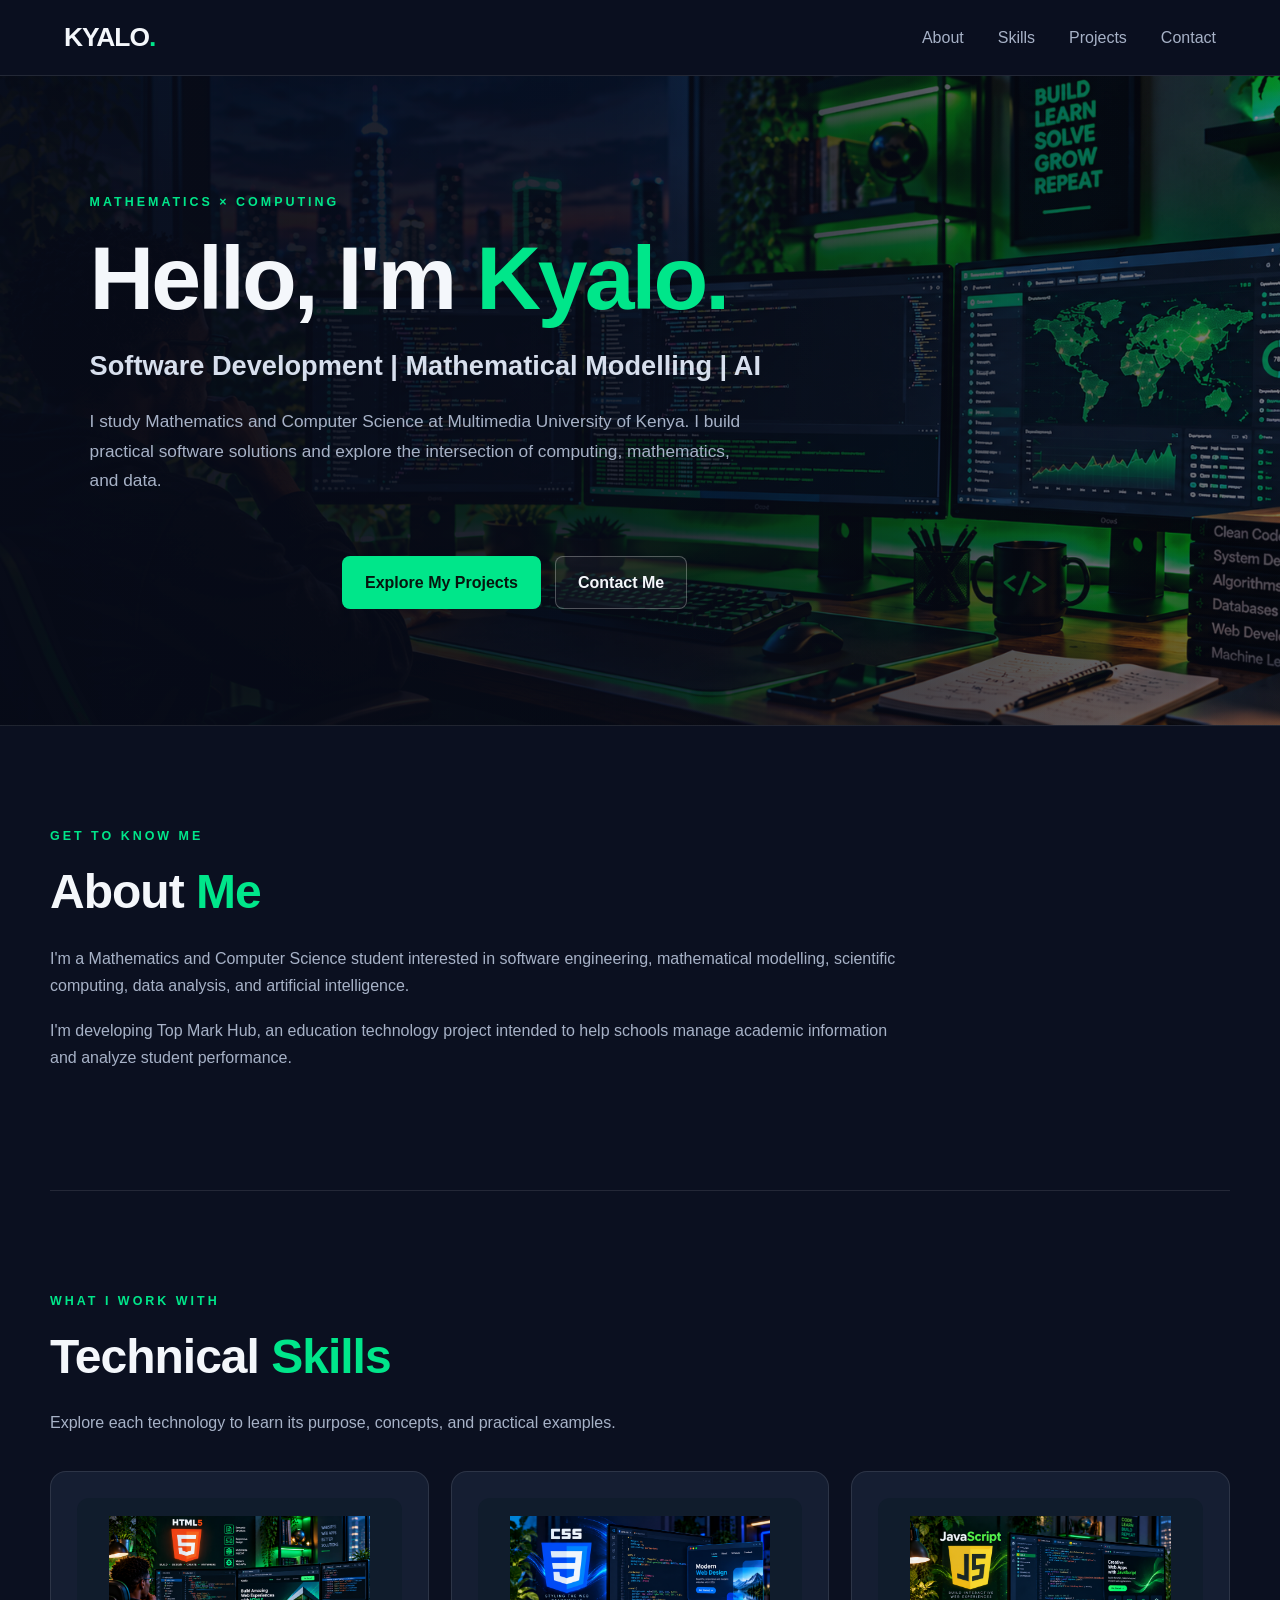
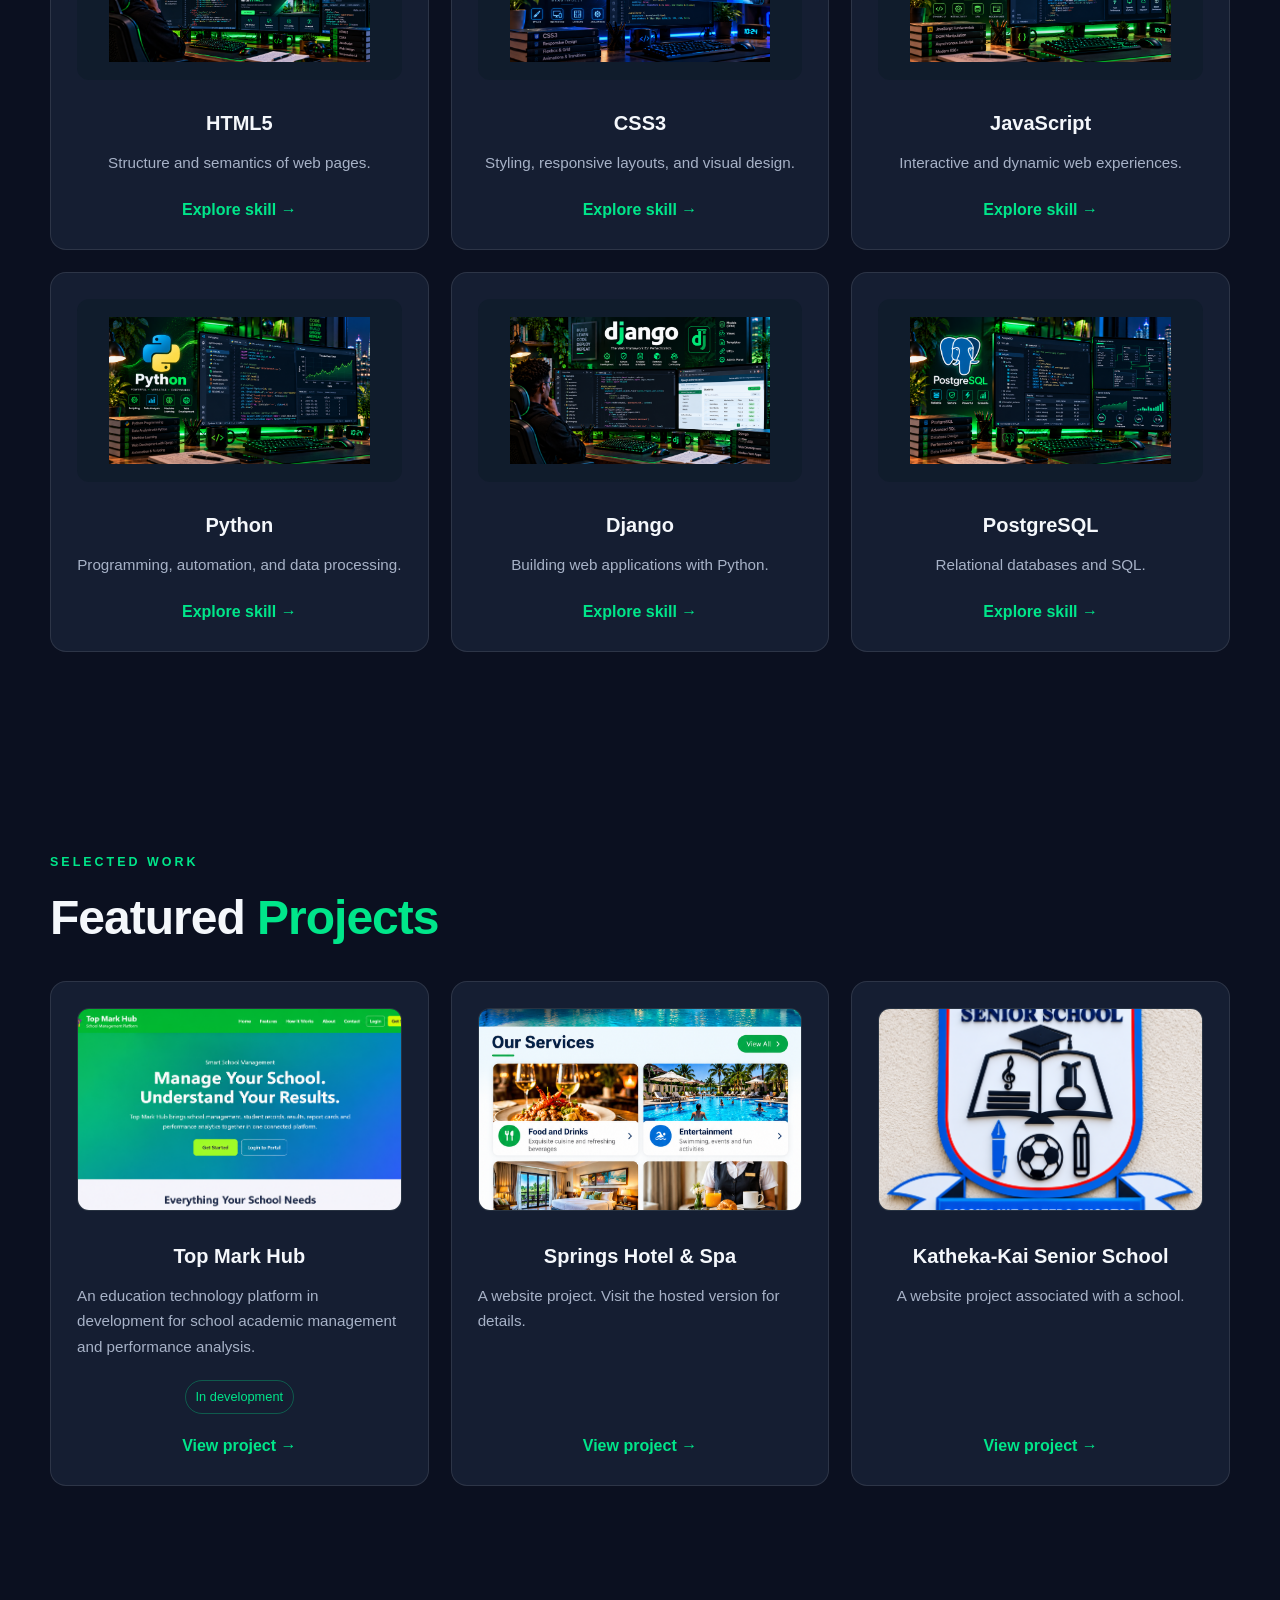
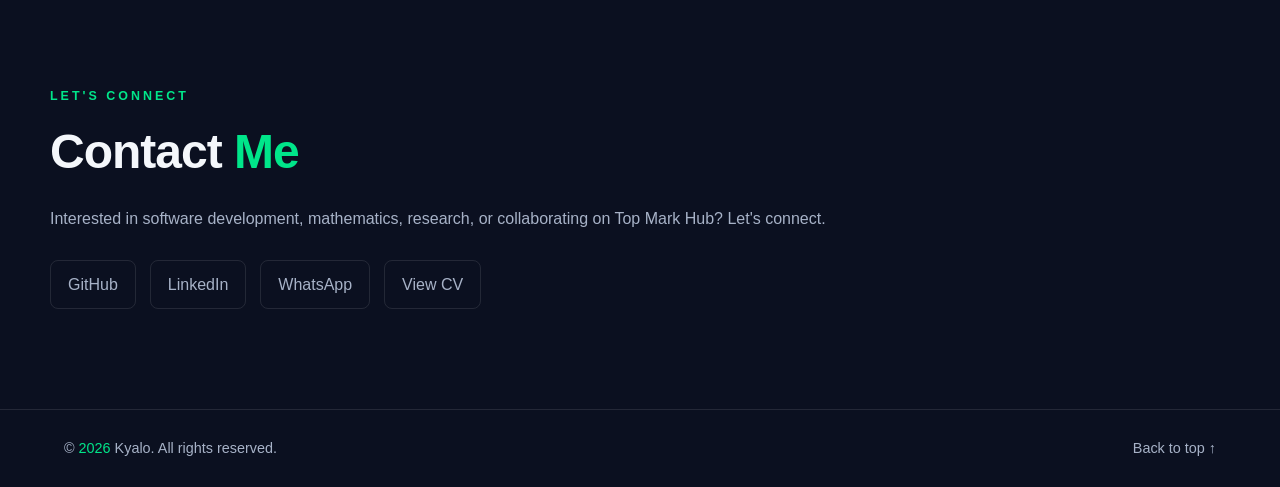
<file: index.html>
<!DOCTYPE html>
<html lang="en">
<head>
  <meta charset="UTF-8">
  <meta name="viewport" content="width=device-width, initial-scale=1.0">

  <meta name="description" content="Kyalo's portfolio in software development, mathematics, mathematical modelling, AI, and Top Mark Hub.">

  <link rel="icon" type="image/png" href="/portfolio/images/favicon.png">

  <title>Kyalo | Developer & Mathematical Computing</title>

  <link rel="stylesheet" href="css/style.css">
  <script src="js/script.js" defer></script>
</head>

<body>
  <header class="site-header">
    <a class="logo" href="#home">KYALO<span>.</span></a>

    <button
      class="menu-toggle"
      id="menu-toggle"
      aria-label="Open navigation menu"
      aria-controls="sidebar"
      aria-expanded="false"
    >
      <span></span>
      <span></span>
      <span></span>
    </button>

    <nav class="desktop-nav" aria-label="Main navigation">
      <a href="#about">About</a>
      <a href="#skills">Skills</a>
      <a href="#projects">Projects</a>
      <a href="#contact">Contact</a>
    </nav>
  </header>

  <div class="sidebar-overlay" id="sidebar-overlay"></div>

  <aside class="sidebar" id="sidebar" aria-label="Mobile navigation" aria-hidden="true">
    <button class="sidebar-close" id="sidebar-close" aria-label="Close navigation">
      &times;
    </button>

    <a class="logo" href="#home">KYALO<span>.</span></a>
    <a href="#about">About me</a>
    <a href="#skills">My skills</a>
    <a href="#projects">Projects</a>
    <a href="#contact">Contact</a>
  </aside>

  <main>
    <section class="hero" id="home">
      <div class="hero-content">
        <p class="eyebrow">MATHEMATICS &times; COMPUTING</p>

        <h1>Hello, I'm <span>Kyalo.</span></h1>

        <h2>Software Development | Mathematical Modelling | AI</h2>

        <p class="hero-description">
          I study Mathematics and Computer Science at Multimedia University
          of Kenya. I build practical software solutions and explore the
          intersection of computing, mathematics, and data.
        </p>

        <div class="hero-buttons">
        <div class="hero-actions">
          <a class="button button-primary" href="#projects">
            Explore My Projects
          </a>

          <a class="button button-secondary" href="#contact">
            Contact Me
          </a>
        </div>
        </div>  
      </div>
    </section>

    <section class="section about" id="about">
      <p class="eyebrow">GET TO KNOW ME</p>
      <h2>About <span>Me</span></h2>

      <p>
        I'm a Mathematics and Computer Science student interested in
        software engineering, mathematical modelling, scientific computing,
        data analysis, and artificial intelligence.
      </p>

      <p>
        I'm developing Top Mark Hub, an education technology project
        intended to help schools manage academic information and analyze
        student performance.
      </p>
    </section>

   
<section class="section" id="skills">
  <p class="eyebrow">WHAT I WORK WITH</p>
  <h2>Technical <span>Skills</span></h2>

  <p class="section-intro">
    Explore each technology to learn its purpose, concepts, and practical examples.
  </p>

  <div class="skills-grid">

    <a class="skill-card" href="skills/html5.html">
      <div class="skill-visual">
        <img src="images/skills/html5.png"
             alt="HTML5 technology logo" loading="lazy">
      </div>
      <h3>HTML5</h3>
      <p>Structure and semantics of web pages.</p>
      <span>Explore skill &rarr;</span>
    </a>

    <a class="skill-card" href="skills/css3.html">
      <div class="skill-visual">
        <img src="images/skills/css3.png"
             alt="CSS3 technology logo" loading="lazy">
      </div>
      <h3>CSS3</h3>
      <p>Styling, responsive layouts, and visual design.</p>
      <span>Explore skill &rarr;</span>
    </a>

    <a class="skill-card" href="skills/javascript.html">
      <div class="skill-visual">
        <img src="images/skills/javascript.png"
             alt="JavaScript technology logo" loading="lazy">
      </div>
      <h3>JavaScript</h3>
      <p>Interactive and dynamic web experiences.</p>
      <span>Explore skill &rarr;</span>
    </a>

    <a class="skill-card" href="skills/python.html">
      <div class="skill-visual">
        <img src="images/skills/python.png"
             alt="Python programming language logo" loading="lazy">
      </div>
      <h3>Python</h3>
      <p>Programming, automation, and data processing.</p>
      <span>Explore skill &rarr;</span>
    </a>

    <a class="skill-card" href="skills/django.html">
      <div class="skill-visual">
        <img src="images/skills/django.png"
             alt="Django web framework logo" loading="lazy">
      </div>
      <h3>Django</h3>
      <p>Building web applications with Python.</p>
      <span>Explore skill &rarr;</span>
    </a>

    <a class="skill-card" href="skills/postgresql.html">
      <div class="skill-visual">
        <img src="images/skills/postgresql.png"
             alt="PostgreSQL database logo" loading="lazy">
      </div>
      <h3>PostgreSQL</h3>
      <p>Relational databases and SQL.</p>
      <span>Explore skill &rarr;</span>
    </a>

  </div>
</section>


    
<section class="section" id="projects">
  <p class="eyebrow">SELECTED WORK</p>
  <h2>Featured <span>Projects</span></h2>

  <div class="projects-grid">

    <a class="project-card" href="projects/tmh/index.html">
      <div class="project-visual">
        <img src="images/projects/top-mark-hub.jpg"
             alt="Top Mark Hub education platform preview"
             loading="lazy">
      </div>
      <h3>Top Mark Hub</h3>
      <p>
        An education technology platform in development for school
        academic management and performance analysis.
      </p>
      <span class="project-status">In development</span>
      <span class="project-link">View project &rarr;</span>
    </a>

    <a class="project-card" href="projects/springs-hotel/index.html">
      <div class="project-visual">
        <img src="images/projects/springs-hotel.jpg"
             alt="Springs Hotel and Spa website preview"
             loading="lazy">
      </div>
      <h3>Springs Hotel &amp; Spa</h3>
      <p>A website project. Visit the hosted version for details.</p>
      <span class="project-link">View project &rarr;</span>
    </a>

    <a class="project-card" href="projects/katheka-kai/index.html">
      <div class="project-visual">
        <img src="images/projects/katheka-kai.jpg"
             alt="Katheka-Kai Senior School website preview"
             loading="lazy">
      </div>
      <h3>Katheka-Kai Senior School</h3>
      <p>A website project associated with a school.</p>
      <span class="project-link">View project &rarr;</span>
    </a>

  </div>
</section>


    <section class="section" id="contact">
      <p class="eyebrow">LET'S CONNECT</p>
      <h2>Contact <span>Me</span></h2>

      <p>
        Interested in software development, mathematics, research,
        or collaborating on Top Mark Hub? Let's connect.
      </p>

      <div class="contact-links">
        <a href="https://github.com/Kyalo-Dominic" target="_blank" rel="noopener noreferrer">GitHub</a>

        <a href="https://www.linkedin.com/in/dominickkyalo3540" target="_blank" rel="noopener noreferrer">LinkedIn</a>

        <a href="https://wa.me/254793886415" target="_blank" rel="noopener noreferrer">WhatsApp</a>

        <a href="cv/kyalo-cv.pdf" target="_blank" rel="noopener noreferrer">View CV</a>
      </div>
    </section>
  </main>

  <footer class="site-footer">
    <p>&copy; <span id="year"></span> Kyalo. All rights reserved.</p>
    <a href="#home">Back to top &uarr;</a>
  </footer>
</body>
</html>
</file>
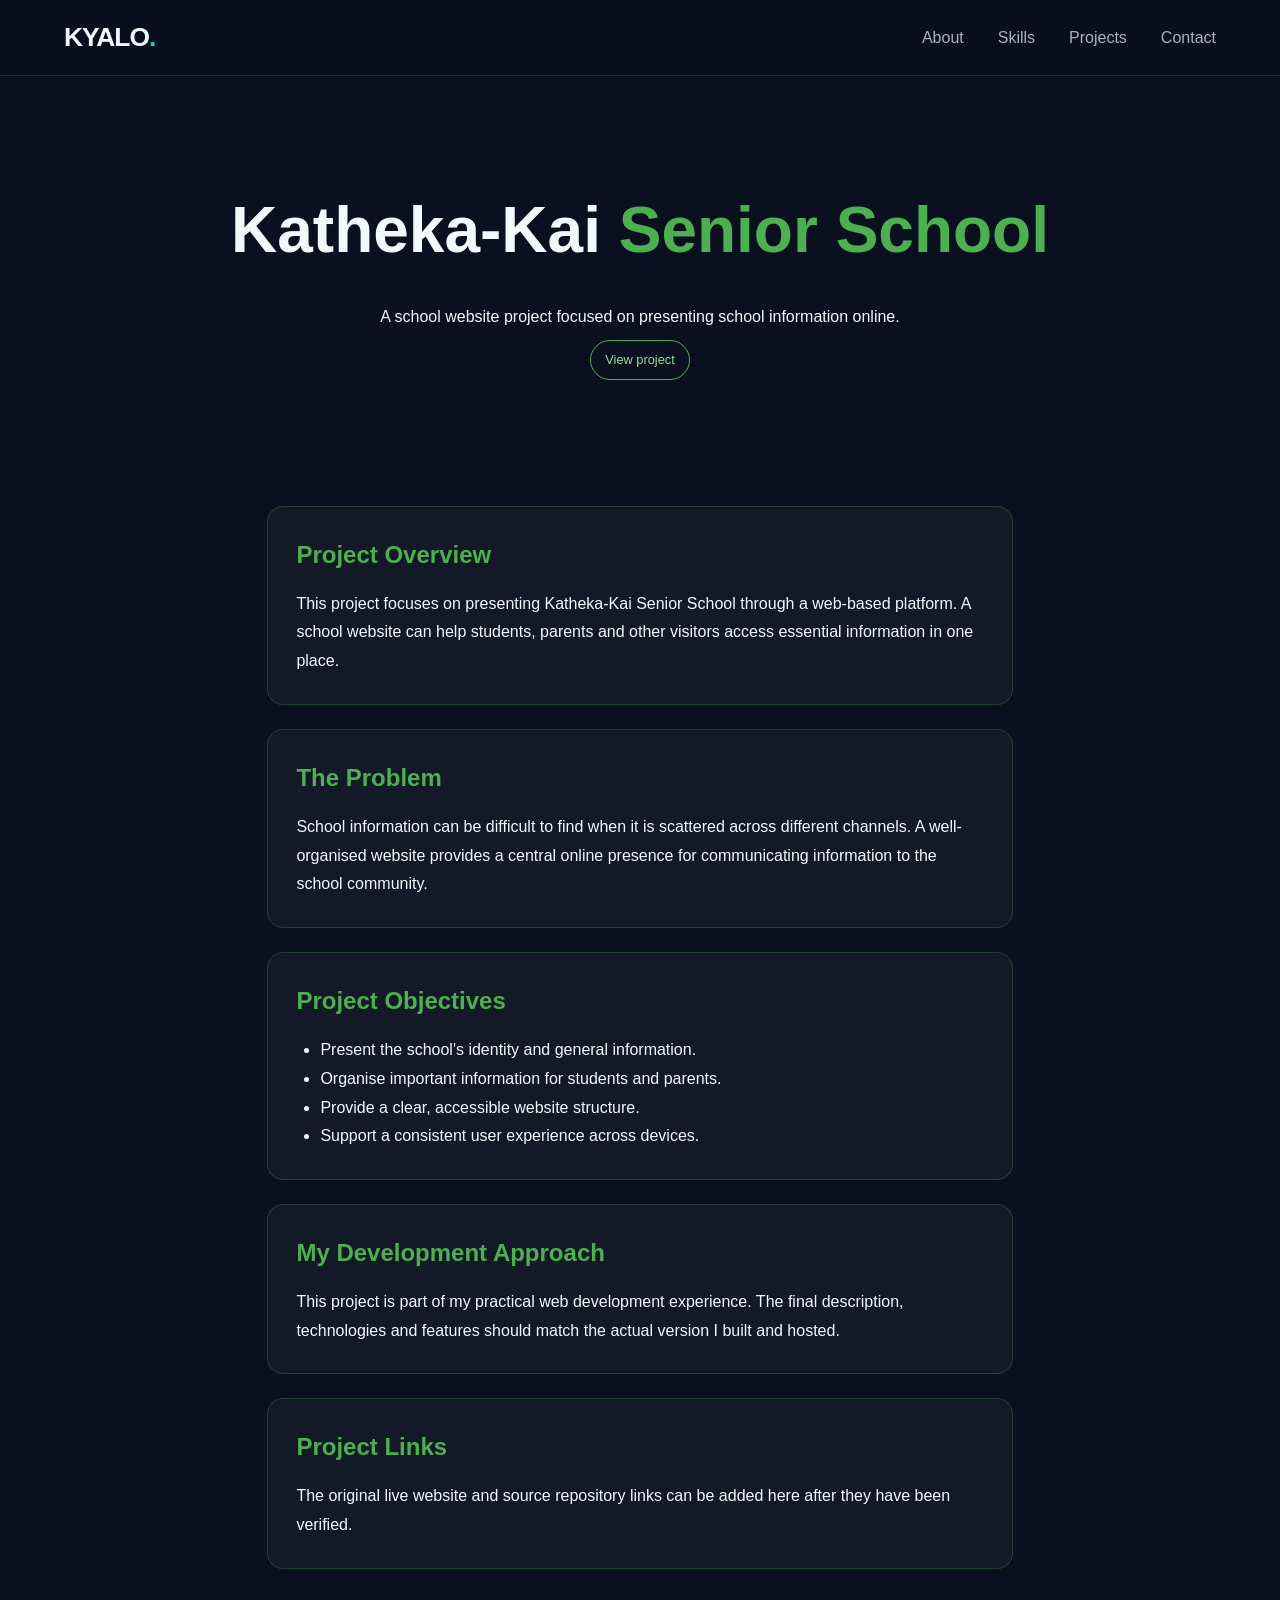
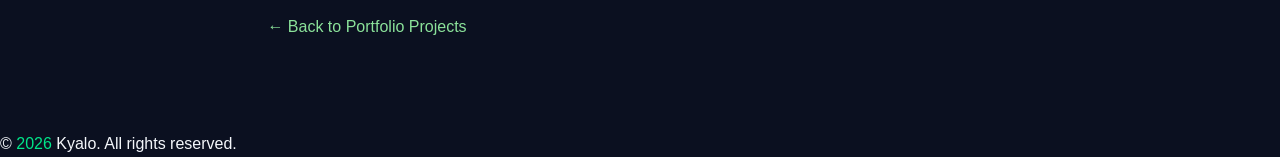
<file: projects/katheka-kai/index.html>
<!DOCTYPE html>
<html lang="en">
<head>
    <meta charset="UTF-8">
    <meta name="viewport" content="width=device-width, initial-scale=1.0">
    <meta name="description" content="Katheka-Kai Senior School website project by Kyalo.">
    <title>Katheka-Kai Senior School | Kyalo</title>
    <link rel="stylesheet" href="../../css/style.css">
    <style>
        .project-hero {
            padding: 100px 8% 60px;
            text-align: center;
        }
        .project-hero h1 {
            font-size: clamp(2.2rem, 5vw, 4rem);
            margin-bottom: 18px;
        }
        .project-hero h1 span { color: #4CAF50; }
        .project-content {
            max-width: 950px;
            margin: 0 auto;
            padding: 20px 8% 90px;
        }
        .project-panel {
            background: rgba(255,255,255,0.04);
            border: 1px solid rgba(76,175,80,0.25);
            border-radius: 16px;
            padding: 28px;
            margin: 24px 0;
        }
        .project-content h2 {
            margin-bottom: 14px;
            color: #4CAF50;
        }
        .project-content p, .project-content li {
            line-height: 1.8;
        }
        .project-content ul { padding-left: 24px; }
        .project-status {
            display: inline-block;
            padding: 8px 14px;
            border: 1px solid #4CAF50;
            border-radius: 30px;
            color: #8be29a;
            margin: 10px 0 22px;
        }
        .back-link {
            display: inline-block;
            margin-top: 20px;
            color: #8be29a;
        }
    </style>
</head>
<body>

<header class="site-header">
    <a href="../../index.html" class="logo">KYALO<span>.</span></a>
    <nav class="desktop-nav">
        <a href="../../index.html#about">About</a>
        <a href="../../index.html#skills">Skills</a>
        <a href="../../index.html#projects">Projects</a>
        <a href="../../index.html#contact">Contact</a>
    </nav>
    <button class="menu-toggle" id="menu-toggle"
            aria-label="Open navigation menu" aria-expanded="false">☰</button>
</header>

<div class="sidebar-overlay" id="sidebar-overlay"></div>
<aside class="sidebar" id="sidebar">
    <button class="sidebar-close" id="sidebar-close"
            aria-label="Close navigation menu">×</button>
    <a href="../../index.html">Home</a>
    <a href="../../index.html#about">About</a>
    <a href="../../index.html#skills">Skills</a>
    <a href="../../index.html#projects">Projects</a>
    <a href="../../index.html#contact">Contact</a>
</aside>

<main>
    <section class="project-hero">
        <h1>Katheka-Kai <span>Senior School</span></h1>
        <p>A school website project focused on presenting school information online.</p>
        <div class="project-status"><a href="https://katheka-kai-senior-shool.netlify.app">View project</a></div>
    </section>

    <section class="project-content">
        <div class="project-panel">
            <h2>Project Overview</h2>
            <p>
                This project focuses on presenting Katheka-Kai Senior School
                through a web-based platform. A school website can help students,
                parents and other visitors access essential information in one place.
            </p>
        </div>

        <div class="project-panel">
            <h2>The Problem</h2>
            <p>
                School information can be difficult to find when it is scattered
                across different channels. A well-organised website provides a
                central online presence for communicating information to the school
                community.
            </p>
        </div>

        <div class="project-panel">
            <h2>Project Objectives</h2>
            <ul>
                <li>Present the school's identity and general information.</li>
                <li>Organise important information for students and parents.</li>
                <li>Provide a clear, accessible website structure.</li>
                <li>Support a consistent user experience across devices.</li>
            </ul>
        </div>

        <div class="project-panel">
            <h2>My Development Approach</h2>
            <p>
                This project is part of my practical web development experience.
                The final description, technologies and features should match the
                actual version I built and hosted.
            </p>
        </div>

        <div class="project-panel">
            <h2>Project Links</h2>
            <p>
                The original live website and source repository links can be added
                here after they have been verified.
            </p>
        </div>

        <a class="back-link" href="../../index.html#projects">
            &larr; Back to Portfolio Projects
        </a>
    </section>
</main>

<footer class="footer">
    <p>&copy; <span id="year"></span> Kyalo. All rights reserved.</p>
</footer>

<script src="../../js/script.js"></script>
<script>
    document.getElementById("year").textContent = new Date().getFullYear();
</script>

</body>
</html>
</file>
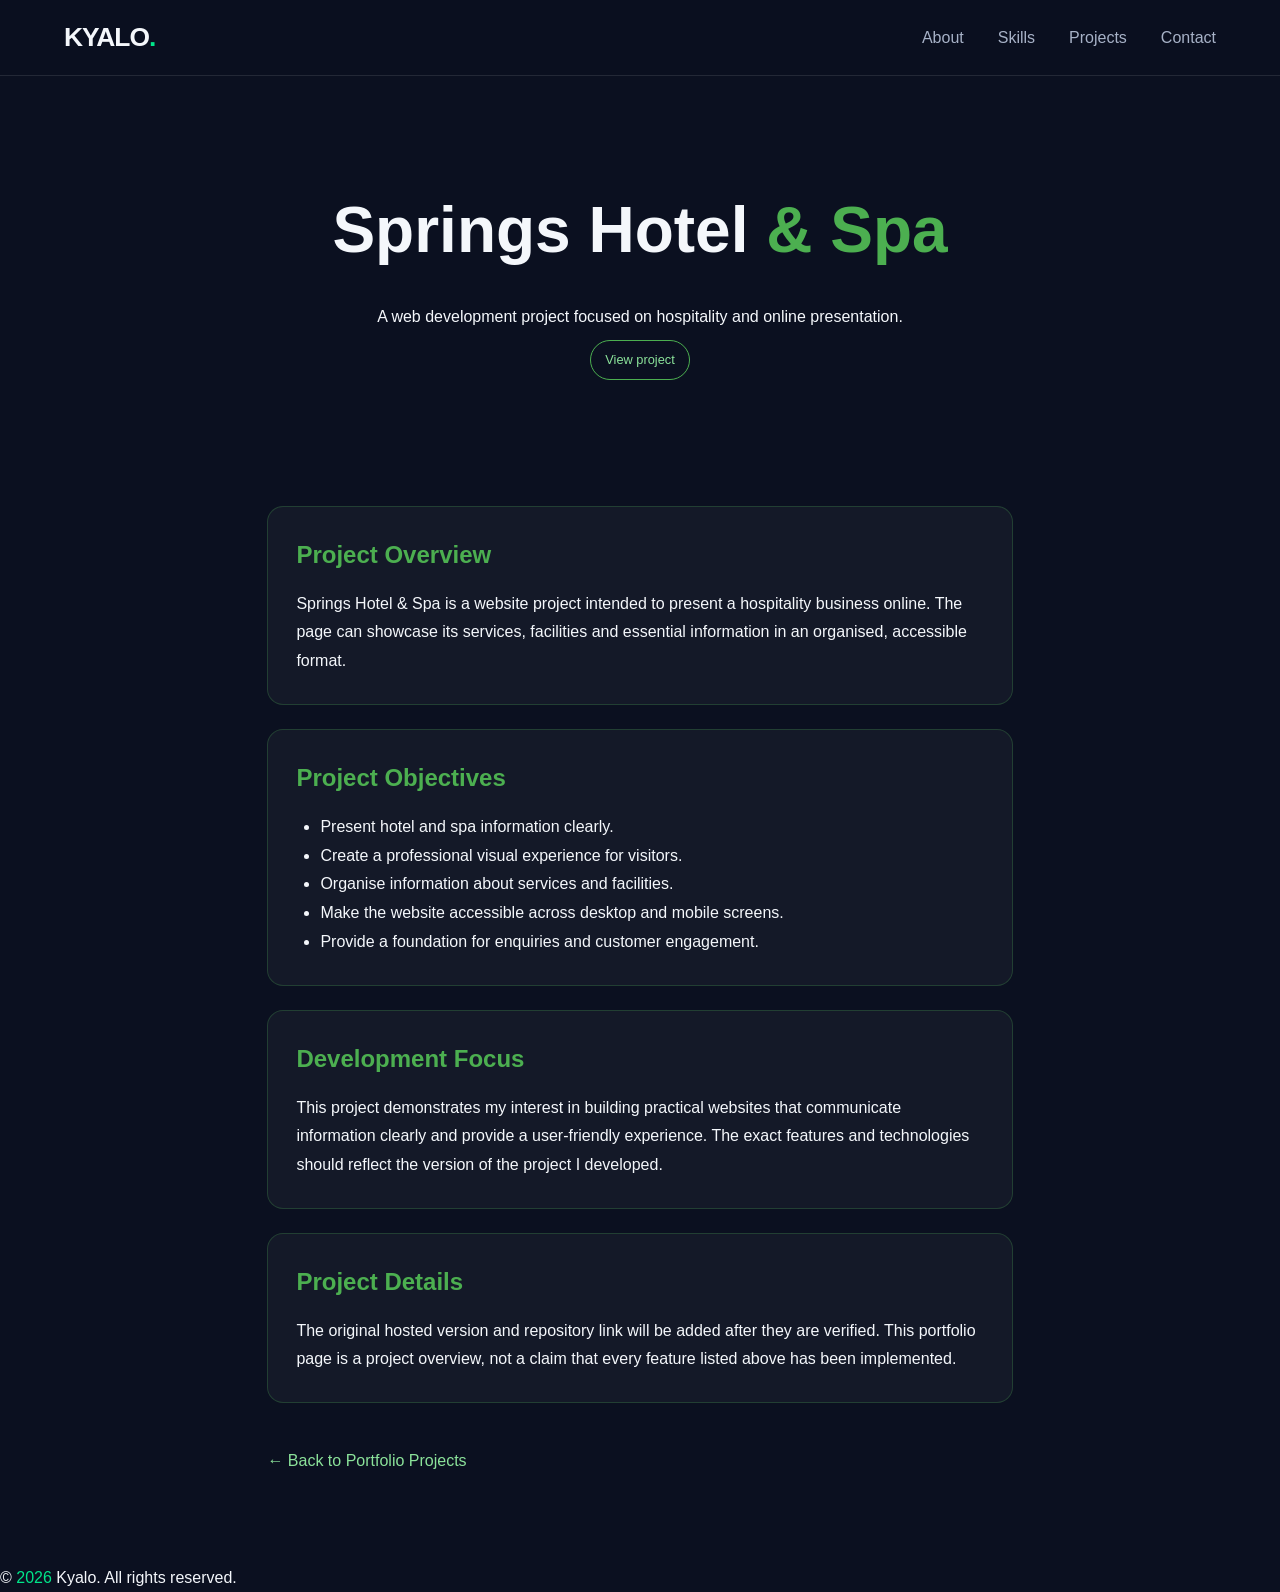
<file: projects/springs-hotel/index.html>
<!DOCTYPE html>
<html lang="en">
<head>
    <meta charset="UTF-8">
    <meta name="viewport" content="width=device-width, initial-scale=1.0">
    <meta name="description" content="Springs Hotel & Spa website project by Kyalo.">
    <title>Springs Hotel & Spa | Kyalo</title>
    <link rel="stylesheet" href="../../css/style.css">
    <style>
        .project-hero {
            padding: 100px 8% 60px;
            text-align: center;
        }
        .project-hero h1 {
            font-size: clamp(2.3rem, 6vw, 4rem);
            margin-bottom: 18px;
        }
        .project-hero h1 span { color: #4CAF50; }
        .project-content {
            max-width: 950px;
            margin: 0 auto;
            padding: 20px 8% 90px;
        }
        .project-panel {
            background: rgba(255,255,255,0.04);
            border: 1px solid rgba(76,175,80,0.25);
            border-radius: 16px;
            padding: 28px;
            margin: 24px 0;
        }
        .project-content h2 {
            margin-bottom: 14px;
            color: #4CAF50;
        }
        .project-content p, .project-content li {
            line-height: 1.8;
        }
        .project-content ul { padding-left: 24px; }
        .project-status {
            display: inline-block;
            padding: 8px 14px;
            border: 1px solid #4CAF50;
            border-radius: 30px;
            color: #8be29a;
            margin: 10px 0 22px;
        }
        .back-link {
            display: inline-block;
            margin-top: 20px;
            color: #8be29a;
        }
    </style>
</head>
<body>


<header class="site-header">
    <a href="../../index.html" class="logo">KYALO<span>.</span></a>

    <nav class="desktop-nav">
        <a href="../../index.html#about">About</a>
        <a href="../../index.html#skills">Skills</a>
        <a href="../../index.html#projects">Projects</a>
        <a href="../../index.html#contact">Contact</a>
    </nav>

    <button class="menu-toggle" id="menu-toggle"
            aria-label="Open navigation menu" aria-expanded="false">
        ☰
    </button>
</header>

<div class="sidebar-overlay" id="sidebar-overlay"></div>

<aside class="sidebar" id="sidebar">
    <button class="sidebar-close" id="sidebar-close"
            aria-label="Close navigation menu">×</button>
    <a href="../../index.html">Home</a>
    <a href="../../index.html#about">About</a>
    <a href="../../index.html#skills">Skills</a>
    <a href="../../index.html#projects">Projects</a>
    <a href="../../index.html#contact">Contact</a>
</aside>


<main>
    <section class="project-hero">
        <h1>Springs Hotel <span>&amp; Spa</span></h1>
        <p>A web development project focused on hospitality and online presentation.</p>
        <div class="project-status"><a href="https://springs-hotel-and-spa.netlify.app">View project</a></div>
    </section>

    <section class="project-content">
        <div class="project-panel">
            <h2>Project Overview</h2>
            <p>
                Springs Hotel &amp; Spa is a website project intended to present
                a hospitality business online. The page can showcase its services,
                facilities and essential information in an organised, accessible format.
            </p>
        </div>

        <div class="project-panel">
            <h2>Project Objectives</h2>
            <ul>
                <li>Present hotel and spa information clearly.</li>
                <li>Create a professional visual experience for visitors.</li>
                <li>Organise information about services and facilities.</li>
                <li>Make the website accessible across desktop and mobile screens.</li>
                <li>Provide a foundation for enquiries and customer engagement.</li>
            </ul>
        </div>

        <div class="project-panel">
            <h2>Development Focus</h2>
            <p>
                This project demonstrates my interest in building practical websites
                that communicate information clearly and provide a user-friendly
                experience. The exact features and technologies should reflect the
                version of the project I developed.
            </p>
        </div>

        <div class="project-panel">
            <h2>Project Details</h2>
            <p>
                The original hosted version and repository link will be added after
                they are verified. This portfolio page is a project overview, not
                a claim that every feature listed above has been implemented.
            </p>
        </div>

        <a class="back-link" href="../../index.html#projects">
            &larr; Back to Portfolio Projects
        </a>
    </section>
</main>

<footer class="footer">
    <p>&copy; <span id="year"></span> Kyalo. All rights reserved.</p>
</footer>

<script src="../../js/script.js"></script>
<script>
    document.getElementById("year").textContent = new Date().getFullYear();
</script>

</body>
</html>
</file>
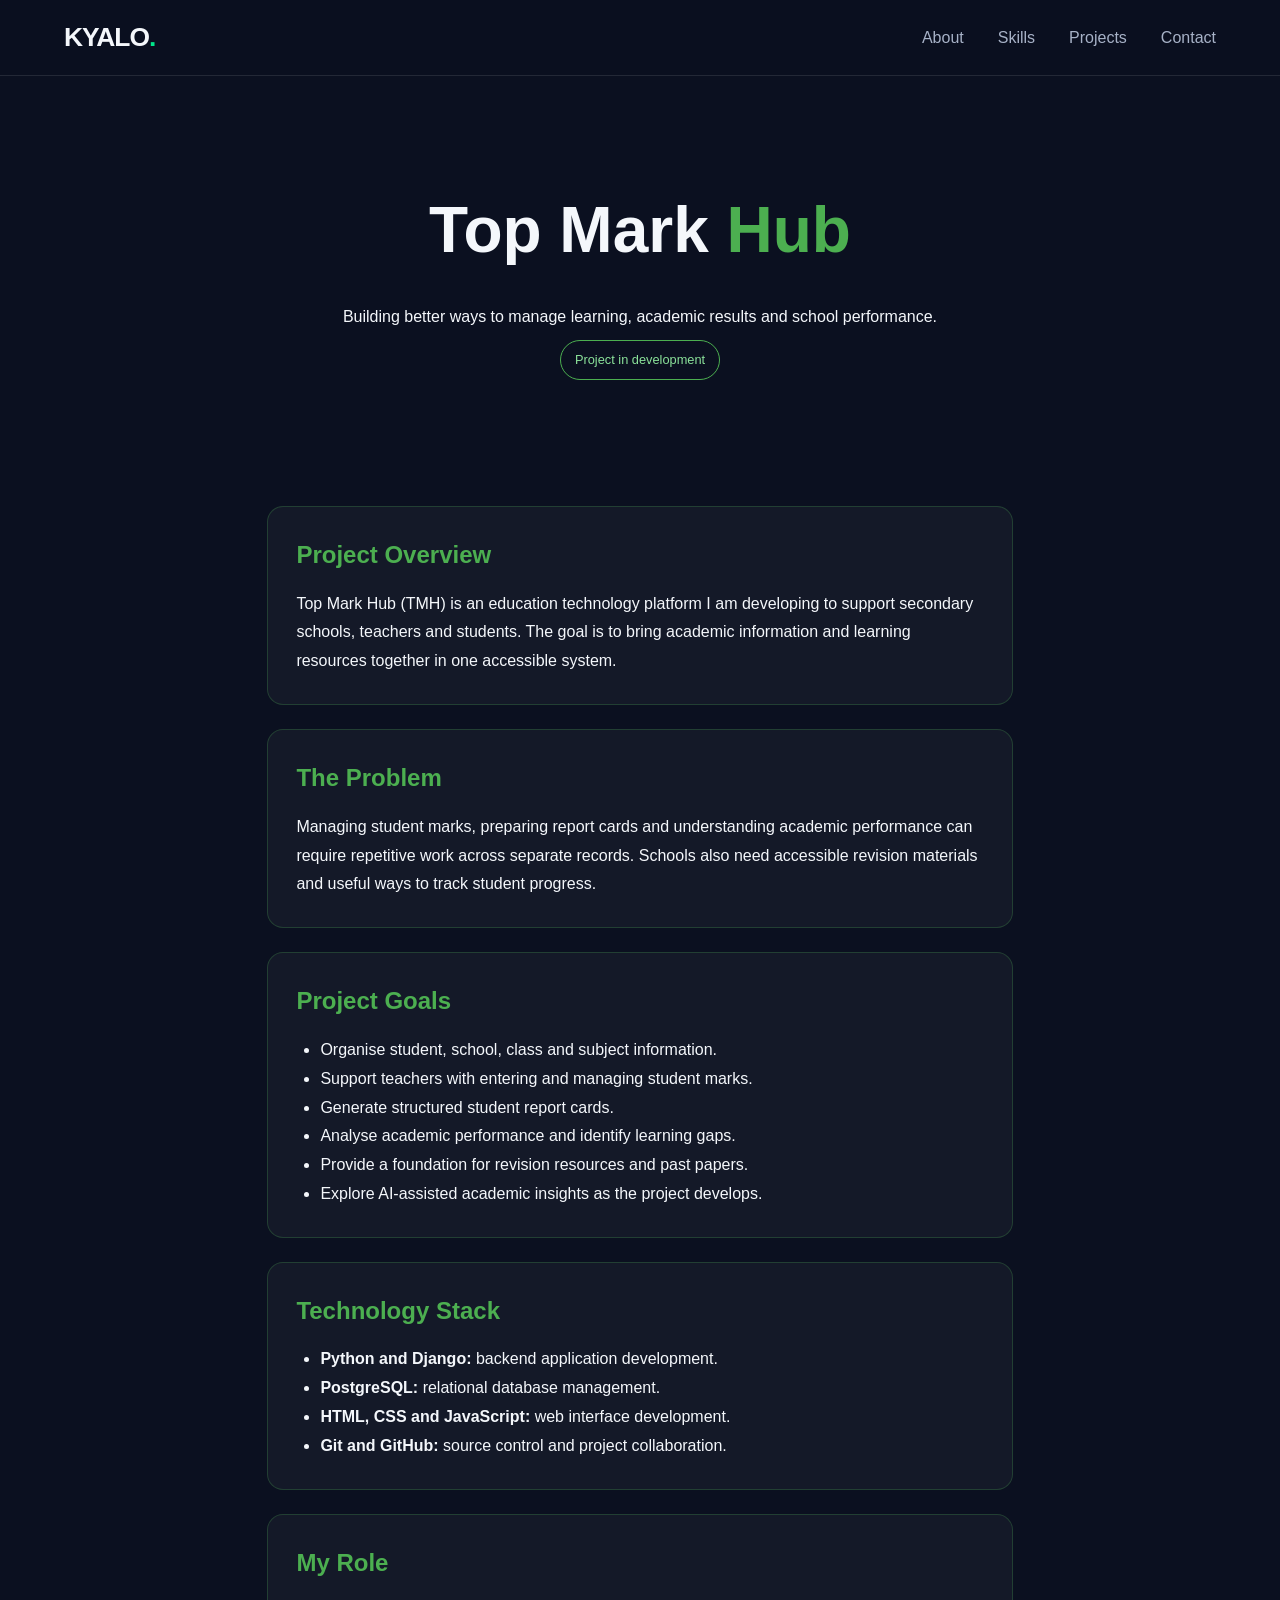
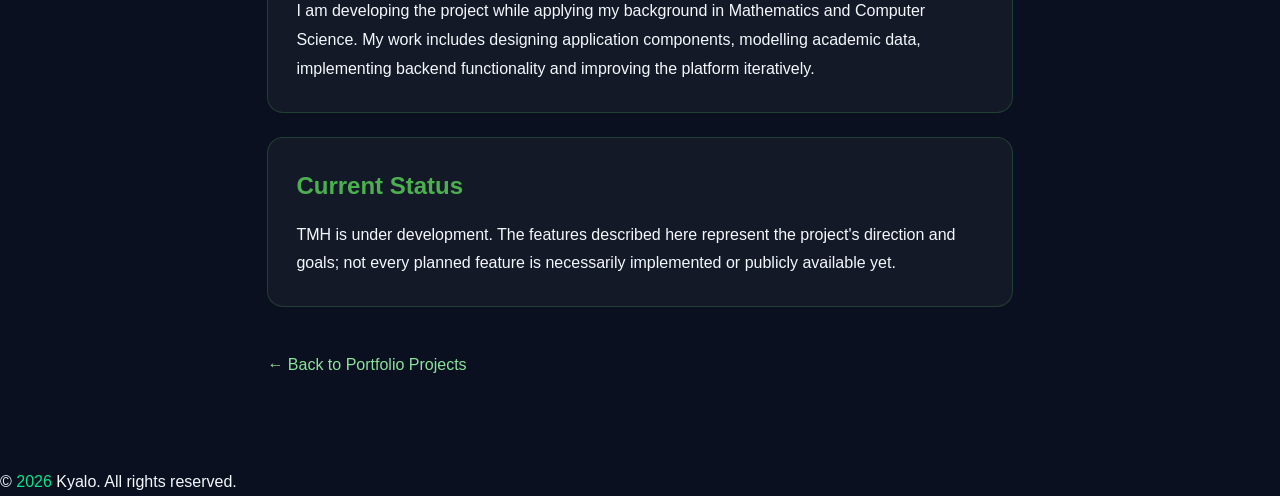
<file: projects/tmh/index.html>
<!DOCTYPE html>
<html lang="en">
<head>
    <meta charset="UTF-8">
    <meta name="viewport" content="width=device-width, initial-scale=1.0">
    <meta name="description" content="Top Mark Hub — an education technology project by Kyalo.">
    <title>Top Mark Hub | Kyalo</title>
    <link rel="stylesheet" href="../../css/style.css">
    <style>
        .project-hero {
            padding: 100px 8% 60px;
            text-align: center;
        }
        .project-hero h1 {
            font-size: clamp(2.4rem, 6vw, 4rem);
            margin-bottom: 18px;
        }
        .project-hero h1 span { color: #4CAF50; }
        .project-content {
            max-width: 950px;
            margin: 0 auto;
            padding: 20px 8% 90px;
        }
        .project-panel {
            background: rgba(255,255,255,0.04);
            border: 1px solid rgba(76,175,80,0.25);
            border-radius: 16px;
            padding: 28px;
            margin: 24px 0;
        }
        .project-content h2 {
            margin-bottom: 14px;
            color: #4CAF50;
        }
        .project-content p, .project-content li {
            line-height: 1.8;
        }
        .project-content ul { padding-left: 24px; }
        .project-status {
            display: inline-block;
            padding: 8px 14px;
            border: 1px solid #4CAF50;
            border-radius: 30px;
            color: #8be29a;
            margin: 10px 0 22px;
        }
        .back-link {
            display: inline-block;
            margin-top: 20px;
            color: #8be29a;
        }
    </style>
</head>
<body>


<header class="site-header">
    <a href="../../index.html" class="logo">KYALO<span>.</span></a>

    <nav class="desktop-nav">
        <a href="../../index.html#about">About</a>
        <a href="../../index.html#skills">Skills</a>
        <a href="../../index.html#projects">Projects</a>
        <a href="../../index.html#contact">Contact</a>
    </nav>

    <button class="menu-toggle" id="menu-toggle"
            aria-label="Open navigation menu" aria-expanded="false">
        ☰
    </button>
</header>

<div class="sidebar-overlay" id="sidebar-overlay"></div>

<aside class="sidebar" id="sidebar">
    <button class="sidebar-close" id="sidebar-close"
            aria-label="Close navigation menu">×</button>
    <a href="../../index.html">Home</a>
    <a href="../../index.html#about">About</a>
    <a href="../../index.html#skills">Skills</a>
    <a href="../../index.html#projects">Projects</a>
    <a href="../../index.html#contact">Contact</a>
</aside>


<main>
    <section class="project-hero">
        <h1>Top Mark <span>Hub</span></h1>
        <p>Building better ways to manage learning, academic results and school performance.</p>
        <div class="project-status"> <a href="homepage.html"> Project in development</a></div>
    </section>

    <section class="project-content">
        <div class="project-panel">
            <h2>Project Overview</h2>
            <p>
                Top Mark Hub (TMH) is an education technology platform I am developing
                to support secondary schools, teachers and students. The goal is to
                bring academic information and learning resources together in one
                accessible system.
            </p>
        </div>

        <div class="project-panel">
            <h2>The Problem</h2>
            <p>
                Managing student marks, preparing report cards and understanding
                academic performance can require repetitive work across separate
                records. Schools also need accessible revision materials and useful
                ways to track student progress.
            </p>
        </div>

        <div class="project-panel">
            <h2>Project Goals</h2>
            <ul>
                <li>Organise student, school, class and subject information.</li>
                <li>Support teachers with entering and managing student marks.</li>
                <li>Generate structured student report cards.</li>
                <li>Analyse academic performance and identify learning gaps.</li>
                <li>Provide a foundation for revision resources and past papers.</li>
                <li>Explore AI-assisted academic insights as the project develops.</li>
            </ul>
        </div>

        <div class="project-panel">
            <h2>Technology Stack</h2>
            <ul>
                <li><strong>Python and Django:</strong> backend application development.</li>
                <li><strong>PostgreSQL:</strong> relational database management.</li>
                <li><strong>HTML, CSS and JavaScript:</strong> web interface development.</li>
                <li><strong>Git and GitHub:</strong> source control and project collaboration.</li>
            </ul>
        </div>

        <div class="project-panel">
            <h2>My Role</h2>
            <p>
                I am developing the project while applying my background in
                Mathematics and Computer Science. My work includes designing
                application components, modelling academic data, implementing
                backend functionality and improving the platform iteratively.
            </p>
        </div>

        <div class="project-panel">
            <h2>Current Status</h2>
            <p>
                TMH is under development. The features described here represent
                the project's direction and goals; not every planned feature is
                necessarily implemented or publicly available yet.
            </p>
        </div>

        <a class="back-link" href="../../index.html#projects">
            &larr; Back to Portfolio Projects
        </a>
    </section>
</main>

<footer class="footer">
    <p>&copy; <span id="year"></span> Kyalo. All rights reserved.</p>
</footer>

<script src="../../js/script.js"></script>
<script>
    document.getElementById("year").textContent = new Date().getFullYear();
</script>

</body>
</html>
</file>
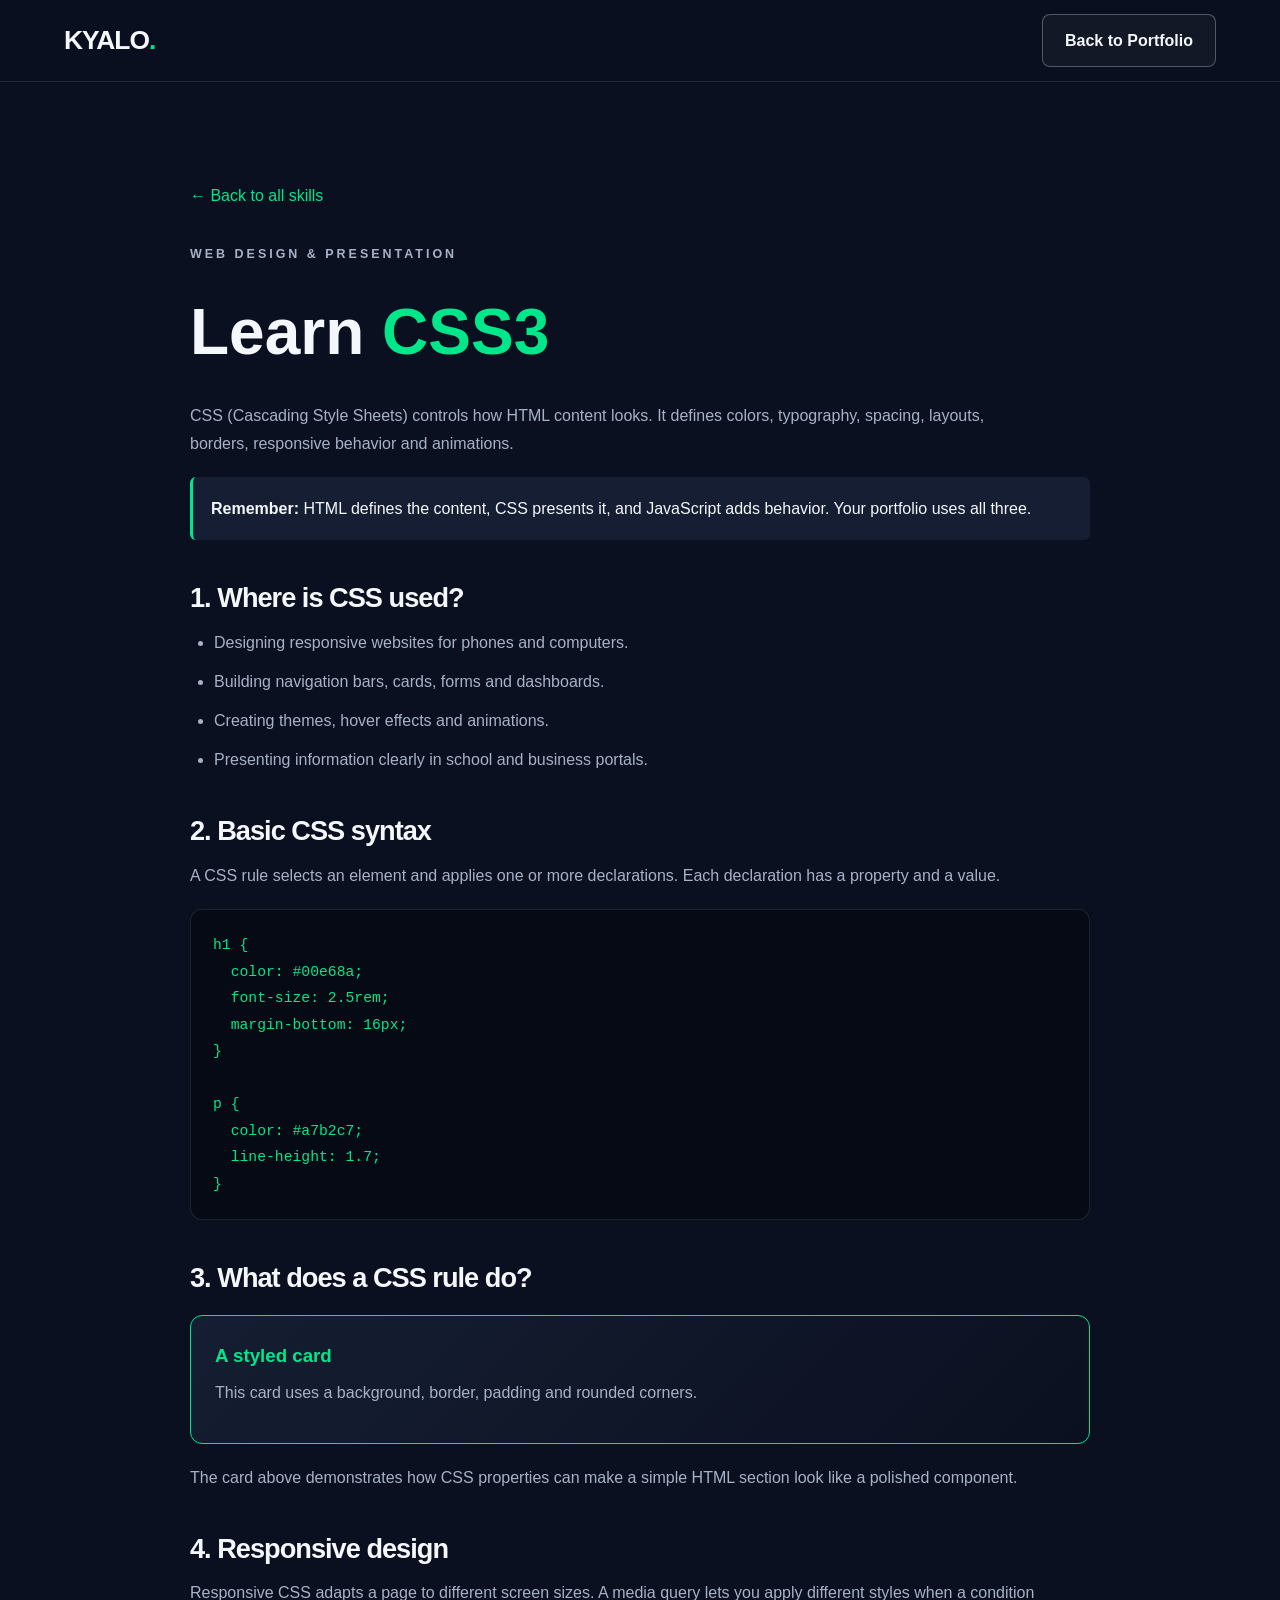
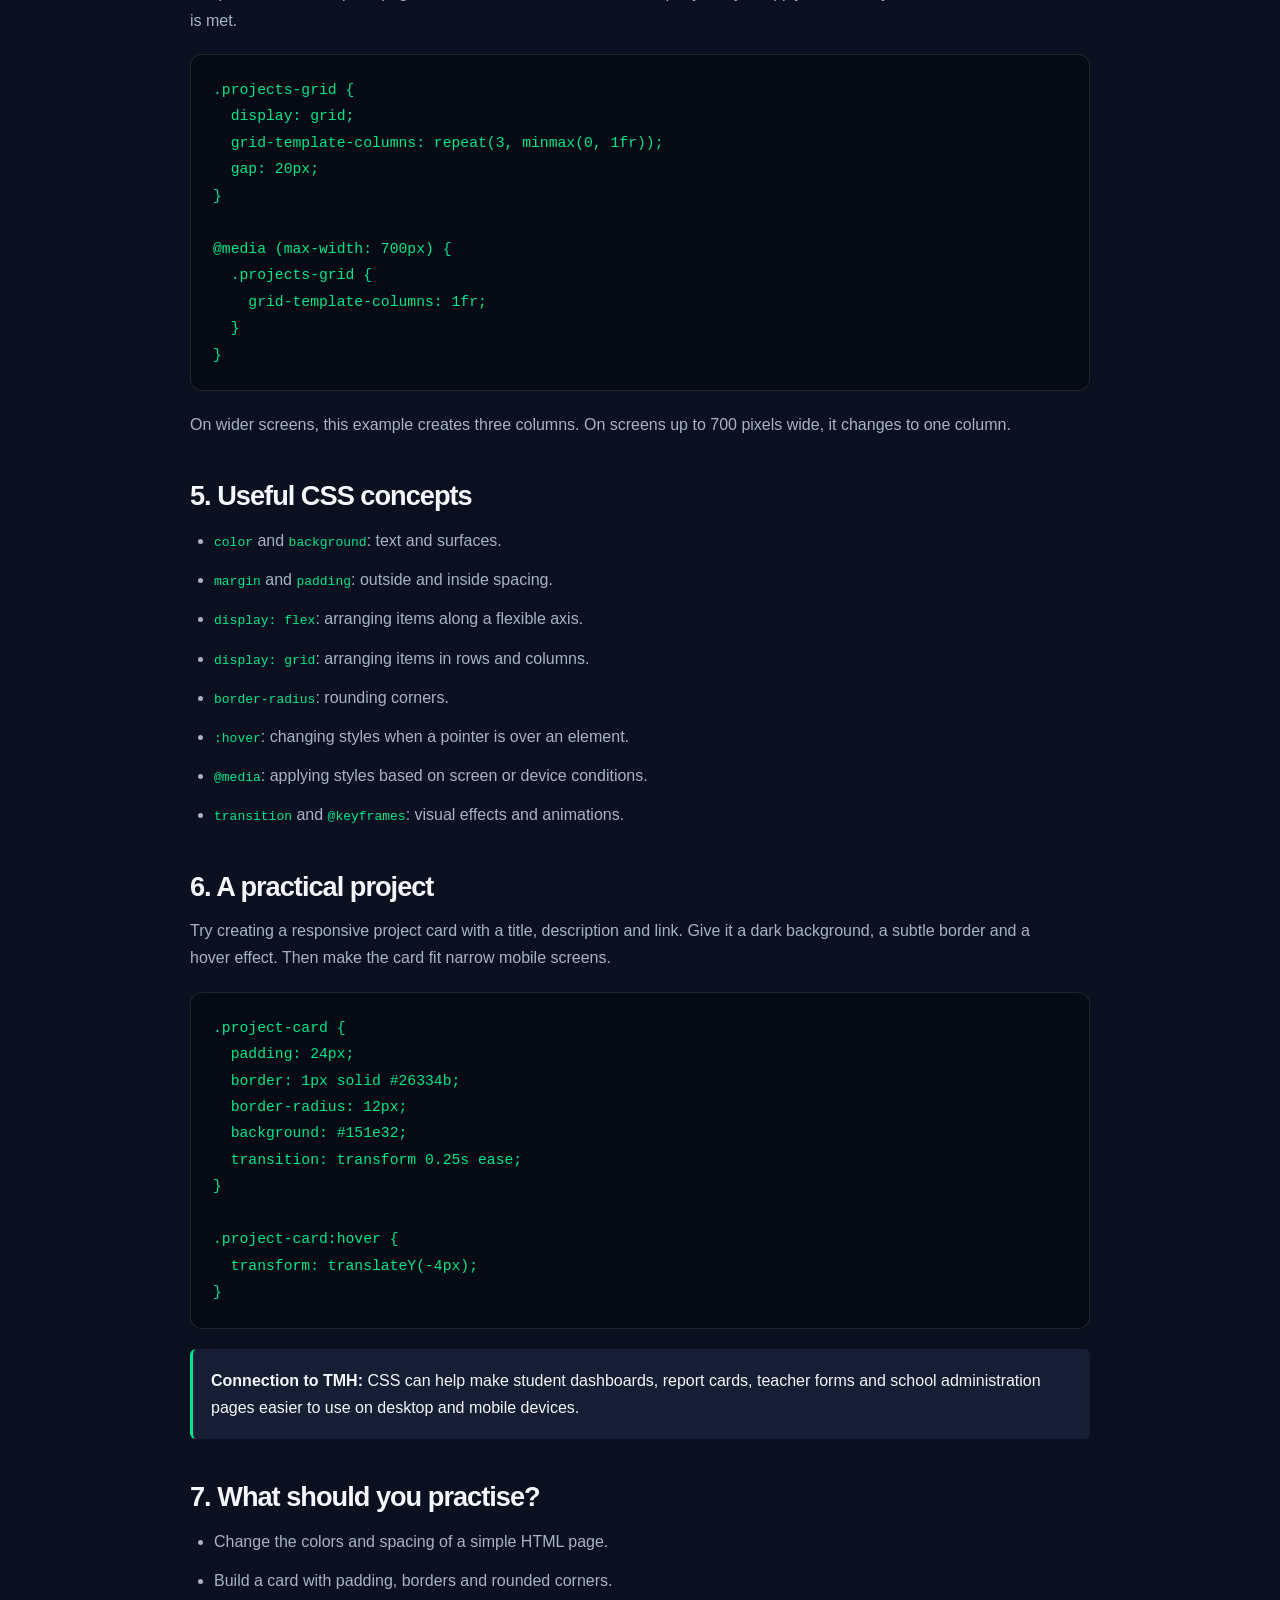
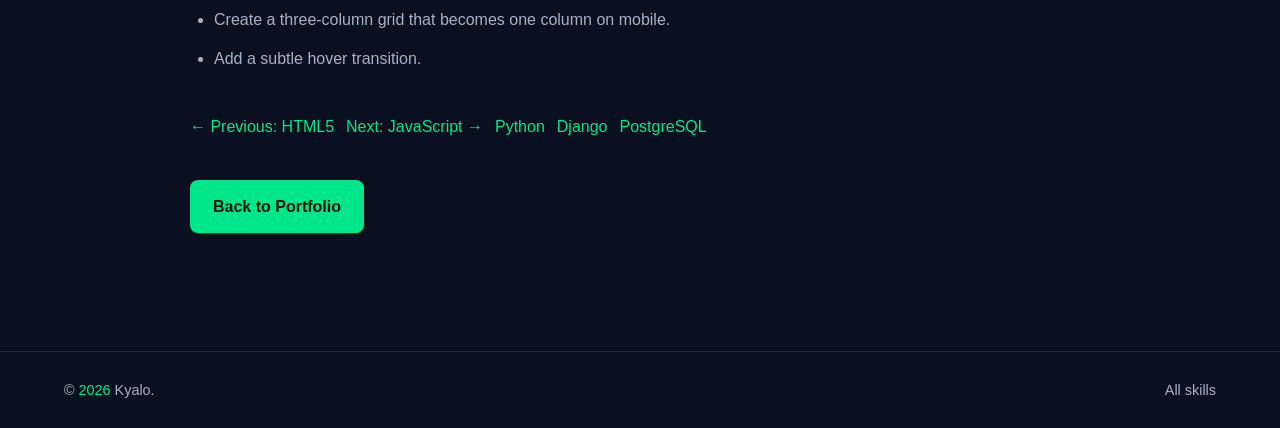
<file: skills/css3.html>
<!DOCTYPE html>
<html lang="en">
<head>
  <meta charset="UTF-8">
  <meta name="viewport" content="width=device-width, initial-scale=1.0">
  <meta name="description" content="Learn CSS3 styling, layouts, responsive design and animations with practical examples.">
  <title>CSS3 | Kyalo's Developer Portfolio</title>
  <link rel="stylesheet" href="../css/style.css">
  <style>
    .lesson { max-width: 900px; margin: auto; }
    .lesson h1 { font-size: clamp(2.5rem, 6vw, 4rem); margin-bottom: 16px; }
    .lesson h2 { margin: 42px 0 14px; font-size: 1.7rem; }
    .lesson p, .lesson li { color: var(--muted); margin-bottom: 12px; }
    .lesson ul { padding-left: 24px; }
    .lesson code { color: var(--primary); }
    .code-example {
      overflow-x: auto; padding: 22px; margin: 20px 0;
      border: 1px solid var(--border); border-radius: 12px;
      background: #060a14; color: #e7edf8;
      font: 0.92rem/1.8 Consolas, monospace;
      white-space: pre;
    }
    .lesson-nav { display: flex; flex-wrap: wrap; gap: 12px; margin-top: 40px; }
    .lesson-nav a { color: var(--primary); }
    .back-link { display: inline-block; margin-bottom: 35px; color: var(--primary); }
    .lesson-note {
      padding: 18px; margin-top: 20px;
      background: var(--surface); border-left: 3px solid var(--primary);
      border-radius: 6px;
    }
    .demo-card {
      margin: 20px 0; padding: 24px;
      border: 1px solid var(--primary); border-radius: 12px;
      background: linear-gradient(135deg, #151e32, #0b1020);
    }
    .demo-card h3 { color: var(--primary); margin-bottom: 8px; }
  </style>
</head>
<body>
  <header class="site-header">
    <a class="logo" href="../index.html">KYALO<span>.</span></a>
    <a class="button button-secondary" href="../index.html">Back to Portfolio</a>
  </header>

  <main class="section lesson">
    <a class="back-link" href="../index.html#skills">&larr; Back to all skills</a>

    <p class="eyebrow">WEB DESIGN & PRESENTATION</p>
    <h1>Learn <span>CSS3</span></h1>

    <p>
      CSS (Cascading Style Sheets) controls how HTML content looks.
      It defines colors, typography, spacing, layouts, borders,
      responsive behavior and animations.
    </p>

    <div class="lesson-note">
      <strong>Remember:</strong> HTML defines the content, CSS presents
      it, and JavaScript adds behavior. Your portfolio uses all three.
    </div>

    <h2>1. Where is CSS used?</h2>
    <ul>
      <li>Designing responsive websites for phones and computers.</li>
      <li>Building navigation bars, cards, forms and dashboards.</li>
      <li>Creating themes, hover effects and animations.</li>
      <li>Presenting information clearly in school and business portals.</li>
    </ul>

    <h2>2. Basic CSS syntax</h2>
    <p>
      A CSS rule selects an element and applies one or more declarations.
      Each declaration has a property and a value.
    </p>

    <pre class="code-example"><code>h1 {
  color: #00e68a;
  font-size: 2.5rem;
  margin-bottom: 16px;
}

p {
  color: #a7b2c7;
  line-height: 1.7;
}</code></pre>

    <h2>3. What does a CSS rule do?</h2>
    <div class="demo-card">
      <h3>A styled card</h3>
      <p>This card uses a background, border, padding and rounded corners.</p>
    </div>
    <p>
      The card above demonstrates how CSS properties can make a simple
      HTML section look like a polished component.
    </p>

    <h2>4. Responsive design</h2>
    <p>
      Responsive CSS adapts a page to different screen sizes. A media
      query lets you apply different styles when a condition is met.
    </p>

    <pre class="code-example"><code>.projects-grid {
  display: grid;
  grid-template-columns: repeat(3, minmax(0, 1fr));
  gap: 20px;
}

@media (max-width: 700px) {
  .projects-grid {
    grid-template-columns: 1fr;
  }
}</code></pre>

    <p>
      On wider screens, this example creates three columns. On screens
      up to 700 pixels wide, it changes to one column.
    </p>

    <h2>5. Useful CSS concepts</h2>
    <ul>
      <li><code>color</code> and <code>background</code>: text and surfaces.</li>
      <li><code>margin</code> and <code>padding</code>: outside and inside spacing.</li>
      <li><code>display: flex</code>: arranging items along a flexible axis.</li>
      <li><code>display: grid</code>: arranging items in rows and columns.</li>
      <li><code>border-radius</code>: rounding corners.</li>
      <li><code>:hover</code>: changing styles when a pointer is over an element.</li>
      <li><code>@media</code>: applying styles based on screen or device conditions.</li>
      <li><code>transition</code> and <code>@keyframes</code>: visual effects and animations.</li>
    </ul>

    <h2>6. A practical project</h2>
    <p>
      Try creating a responsive project card with a title, description
      and link. Give it a dark background, a subtle border and a hover
      effect. Then make the card fit narrow mobile screens.
    </p>

    <pre class="code-example"><code>.project-card {
  padding: 24px;
  border: 1px solid #26334b;
  border-radius: 12px;
  background: #151e32;
  transition: transform 0.25s ease;
}

.project-card:hover {
  transform: translateY(-4px);
}</code></pre>

    <div class="lesson-note">
      <strong>Connection to TMH:</strong> CSS can help make student
      dashboards, report cards, teacher forms and school administration
      pages easier to use on desktop and mobile devices.
    </div>

    <h2>7. What should you practise?</h2>
    <ul>
      <li>Change the colors and spacing of a simple HTML page.</li>
      <li>Build a card with padding, borders and rounded corners.</li>
      <li>Create a three-column grid that becomes one column on mobile.</li>
      <li>Add a subtle hover transition.</li>
    </ul>

    <nav class="lesson-nav" aria-label="Related skills">
      <a href="html5.html">&larr; Previous: HTML5</a>
      <a href="javascript.html">Next: JavaScript &rarr;</a>
      <a href="python.html">Python</a>
      <a href="django.html">Django</a>
      <a href="postgresql.html">PostgreSQL</a>
    </nav>

    <p style="margin-top: 40px;">
      <a class="button button-primary" href="../index.html">Back to Portfolio</a>
    </p>
  </main>

  <footer class="site-footer">
    <p>&copy; <span id="year"></span> Kyalo.</p>
    <a href="../index.html#skills">All skills</a>
  </footer>

  <script>
    document.getElementById("year").textContent = new Date().getFullYear();
  </script>
</body>
</html>
</file>
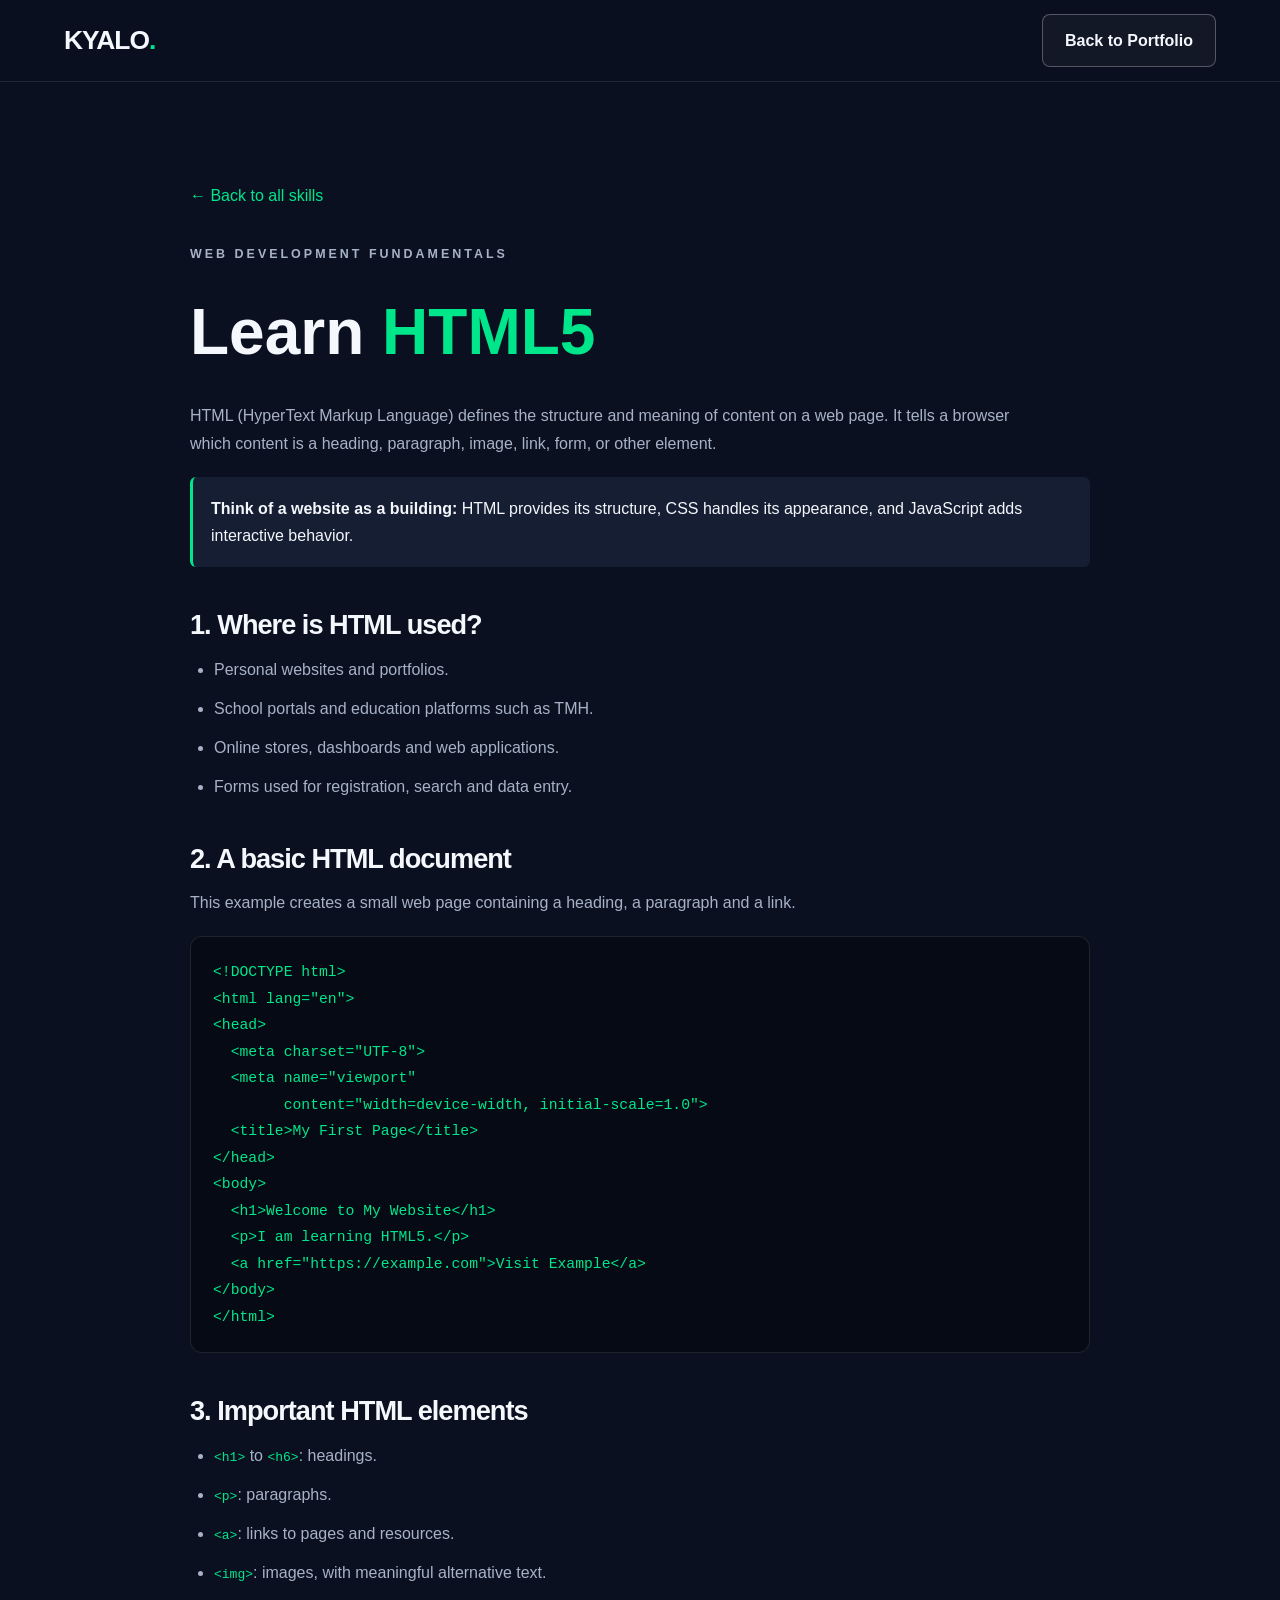
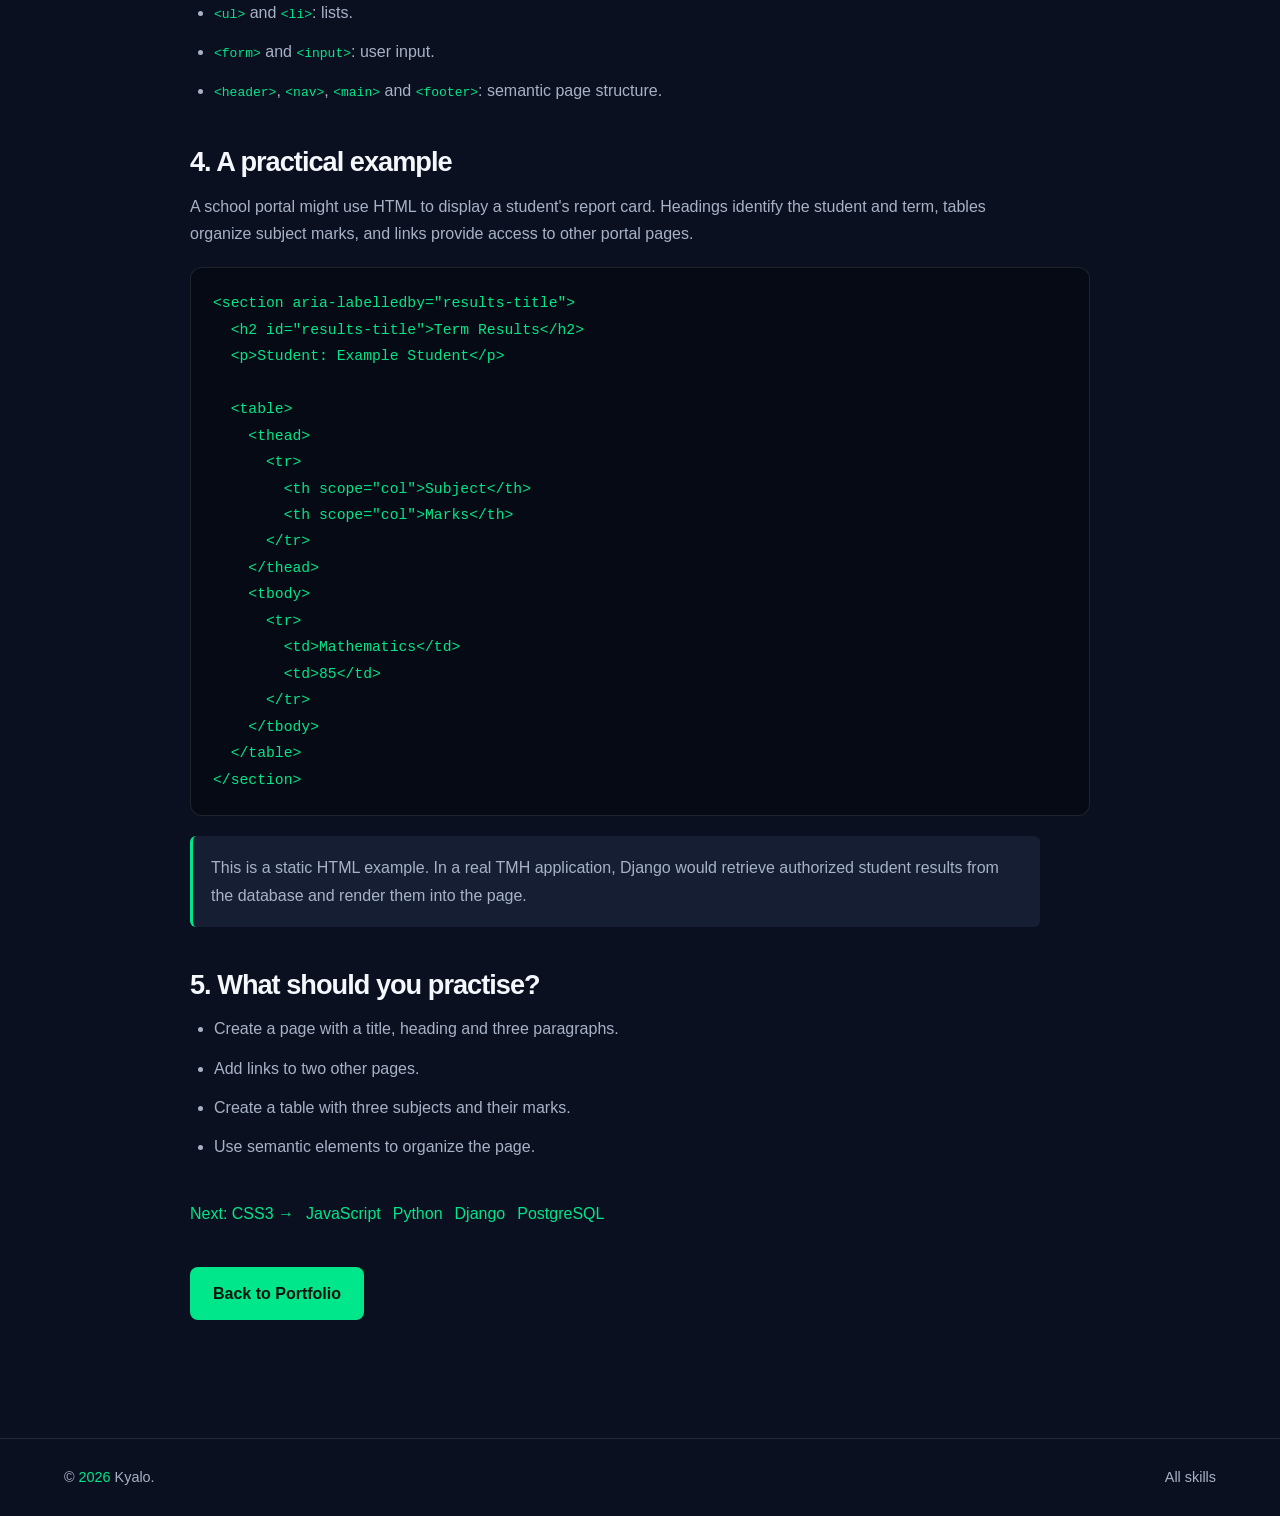
<file: skills/html5.html>
<!DOCTYPE html>
<html lang="en">
<head>
  <meta charset="UTF-8">
  <meta name="viewport" content="width=device-width, initial-scale=1.0">
  <meta name="description" content="Learn HTML5 fundamentals, semantic elements, forms, and practical web page structure.">
  <title>HTML5 | Kyalo's Developer Portfolio</title>
  <link rel="stylesheet" href="../css/style.css">
  <style>
    .lesson { max-width: 900px; margin: auto; }
    .lesson h1 { font-size: clamp(2.5rem, 6vw, 4rem); margin-bottom: 16px; }
    .lesson h2 { margin: 42px 0 14px; font-size: 1.7rem; }
    .lesson p, .lesson li { color: var(--muted); margin-bottom: 12px; }
    .lesson ul { padding-left: 24px; }
    .lesson code { color: var(--primary); }
    .code-example {
      overflow-x: auto; padding: 22px; margin: 20px 0;
      border: 1px solid var(--border); border-radius: 12px;
      background: #060a14; color: #e7edf8;
      font: 0.92rem/1.8 Consolas, monospace;
      white-space: pre;
    }
    .lesson-nav { display: flex; flex-wrap: wrap; gap: 12px; margin-top: 40px; }
    .lesson-nav a { color: var(--primary); }
    .back-link { display: inline-block; margin-bottom: 35px; color: var(--primary); }
    .lesson-note {
      padding: 18px; margin-top: 20px;
      background: var(--surface); border-left: 3px solid var(--primary);
      border-radius: 6px;
    }
  </style>
</head>
<body>
  <header class="site-header">
    <a class="logo" href="../index.html">KYALO<span>.</span></a>
    <a class="button button-secondary" href="../index.html">Back to Portfolio</a>
  </header>

  <main class="section lesson">
    <a class="back-link" href="../index.html#skills">&larr; Back to all skills</a>

    <p class="eyebrow">WEB DEVELOPMENT FUNDAMENTALS</p>
    <h1>Learn <span>HTML5</span></h1>

    <p>
      HTML (HyperText Markup Language) defines the structure and meaning
      of content on a web page. It tells a browser which content is a
      heading, paragraph, image, link, form, or other element.
    </p>

    <div class="lesson-note">
      <strong>Think of a website as a building:</strong>
      HTML provides its structure, CSS handles its appearance, and
      JavaScript adds interactive behavior.
    </div>

    <h2>1. Where is HTML used?</h2>
    <ul>
      <li>Personal websites and portfolios.</li>
      <li>School portals and education platforms such as TMH.</li>
      <li>Online stores, dashboards and web applications.</li>
      <li>Forms used for registration, search and data entry.</li>
    </ul>

    <h2>2. A basic HTML document</h2>
    <p>
      This example creates a small web page containing a heading,
      a paragraph and a link.
    </p>

    <pre class="code-example"><code>&lt;!DOCTYPE html&gt;
&lt;html lang="en"&gt;
&lt;head&gt;
  &lt;meta charset="UTF-8"&gt;
  &lt;meta name="viewport"
        content="width=device-width, initial-scale=1.0"&gt;
  &lt;title&gt;My First Page&lt;/title&gt;
&lt;/head&gt;
&lt;body&gt;
  &lt;h1&gt;Welcome to My Website&lt;/h1&gt;
  &lt;p&gt;I am learning HTML5.&lt;/p&gt;
  &lt;a href="https://example.com"&gt;Visit Example&lt;/a&gt;
&lt;/body&gt;
&lt;/html&gt;</code></pre>

    <h2>3. Important HTML elements</h2>
    <ul>
      <li><code>&lt;h1&gt;</code> to <code>&lt;h6&gt;</code>: headings.</li>
      <li><code>&lt;p&gt;</code>: paragraphs.</li>
      <li><code>&lt;a&gt;</code>: links to pages and resources.</li>
      <li><code>&lt;img&gt;</code>: images, with meaningful alternative text.</li>
      <li><code>&lt;ul&gt;</code> and <code>&lt;li&gt;</code>: lists.</li>
      <li><code>&lt;form&gt;</code> and <code>&lt;input&gt;</code>: user input.</li>
      <li><code>&lt;header&gt;</code>, <code>&lt;nav&gt;</code>,
          <code>&lt;main&gt;</code> and <code>&lt;footer&gt;</code>:
          semantic page structure.</li>
    </ul>

    <h2>4. A practical example</h2>
    <p>
      A school portal might use HTML to display a student's report card.
      Headings identify the student and term, tables organize subject
      marks, and links provide access to other portal pages.
    </p>

    <pre class="code-example"><code>&lt;section aria-labelledby="results-title"&gt;
  &lt;h2 id="results-title"&gt;Term Results&lt;/h2&gt;
  &lt;p&gt;Student: Example Student&lt;/p&gt;

  &lt;table&gt;
    &lt;thead&gt;
      &lt;tr&gt;
        &lt;th scope="col"&gt;Subject&lt;/th&gt;
        &lt;th scope="col"&gt;Marks&lt;/th&gt;
      &lt;/tr&gt;
    &lt;/thead&gt;
    &lt;tbody&gt;
      &lt;tr&gt;
        &lt;td&gt;Mathematics&lt;/td&gt;
        &lt;td&gt;85&lt;/td&gt;
      &lt;/tr&gt;
    &lt;/tbody&gt;
  &lt;/table&gt;
&lt;/section&gt;</code></pre>

    <p class="lesson-note">
      This is a static HTML example. In a real TMH application, Django
      would retrieve authorized student results from the database and
      render them into the page.
    </p>

    <h2>5. What should you practise?</h2>
    <ul>
      <li>Create a page with a title, heading and three paragraphs.</li>
      <li>Add links to two other pages.</li>
      <li>Create a table with three subjects and their marks.</li>
      <li>Use semantic elements to organize the page.</li>
    </ul>

    <nav class="lesson-nav" aria-label="Related skills">
      <a href="css3.html">Next: CSS3 &rarr;</a>
      <a href="javascript.html">JavaScript</a>
      <a href="python.html">Python</a>
      <a href="django.html">Django</a>
      <a href="postgresql.html">PostgreSQL</a>
    </nav>

    <p style="margin-top: 40px;">
      <a class="button button-primary" href="../index.html">Back to Portfolio</a>
    </p>
  </main>

  <footer class="site-footer">
    <p>&copy; <span id="year"></span> Kyalo.</p>
    <a href="../index.html#skills">All skills</a>
  </footer>

  <script>
    document.getElementById("year").textContent = new Date().getFullYear();
  </script>
</body>
</html>
</file>
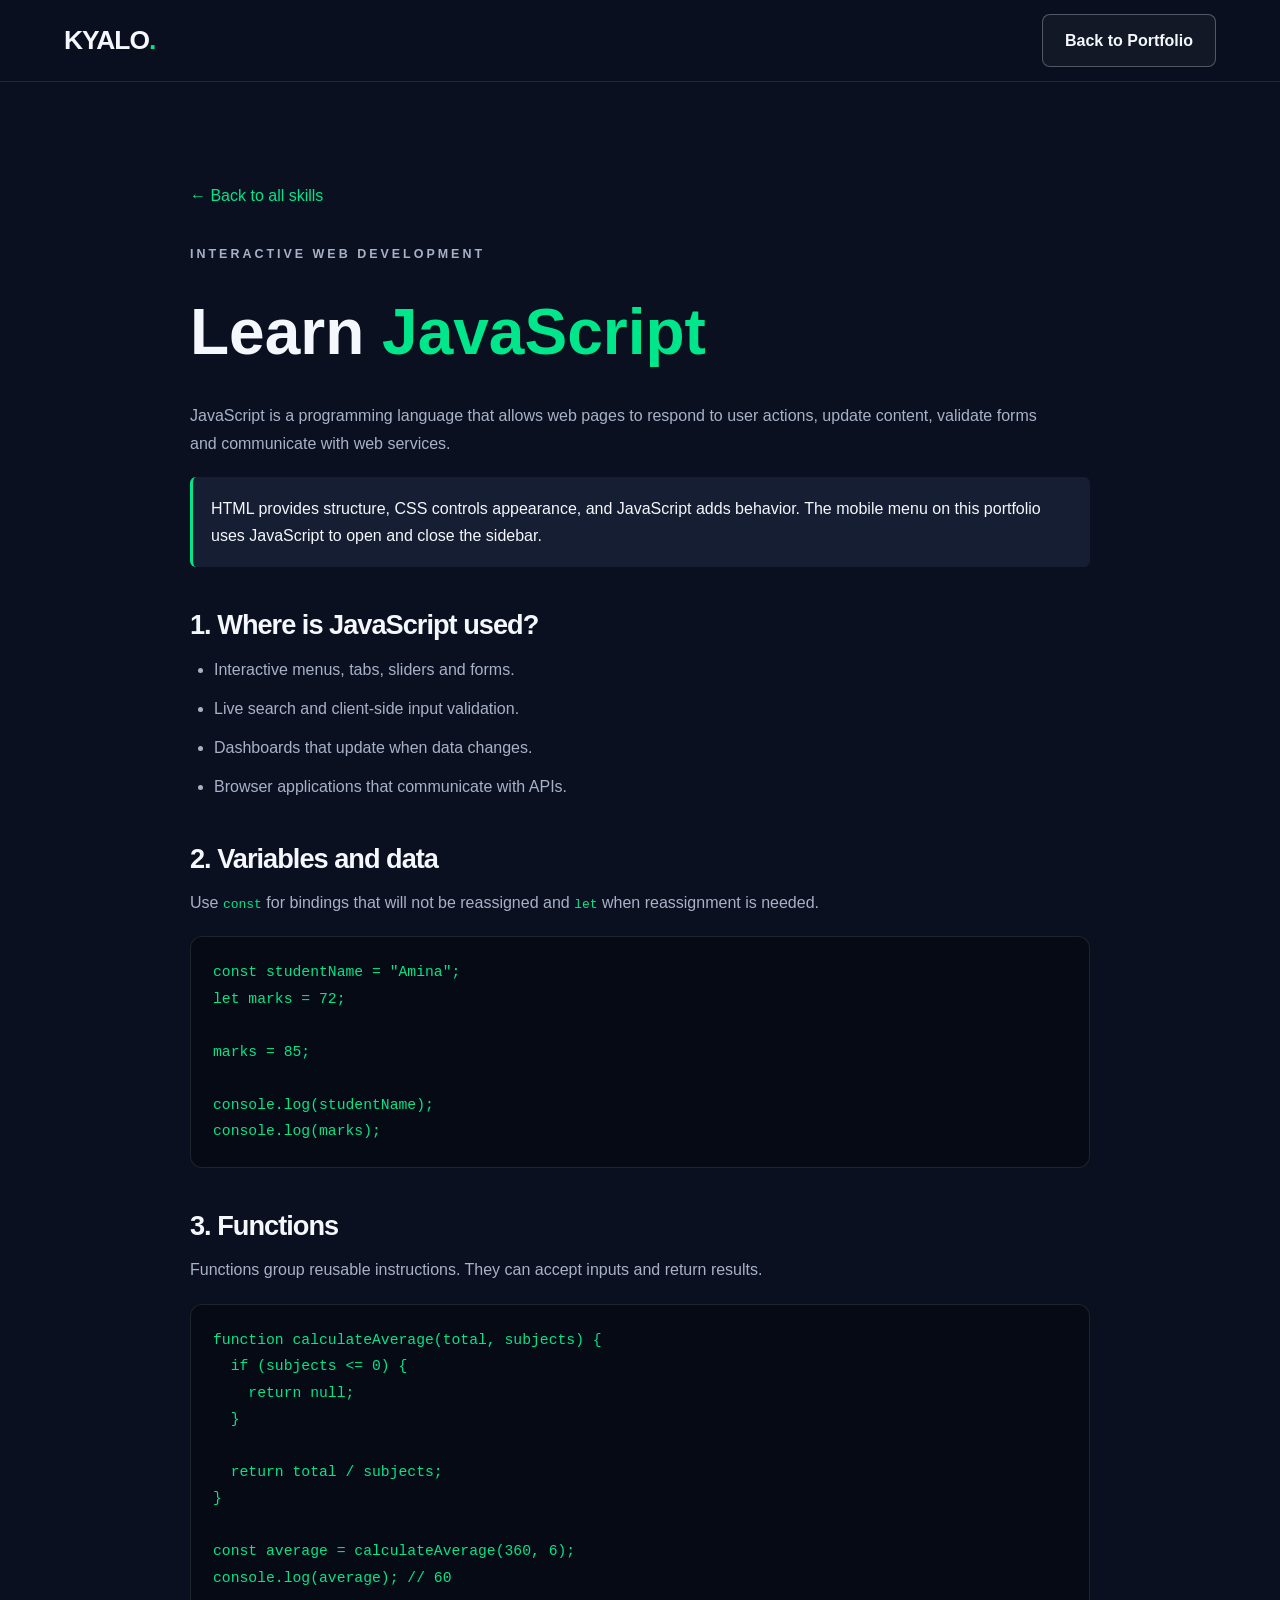
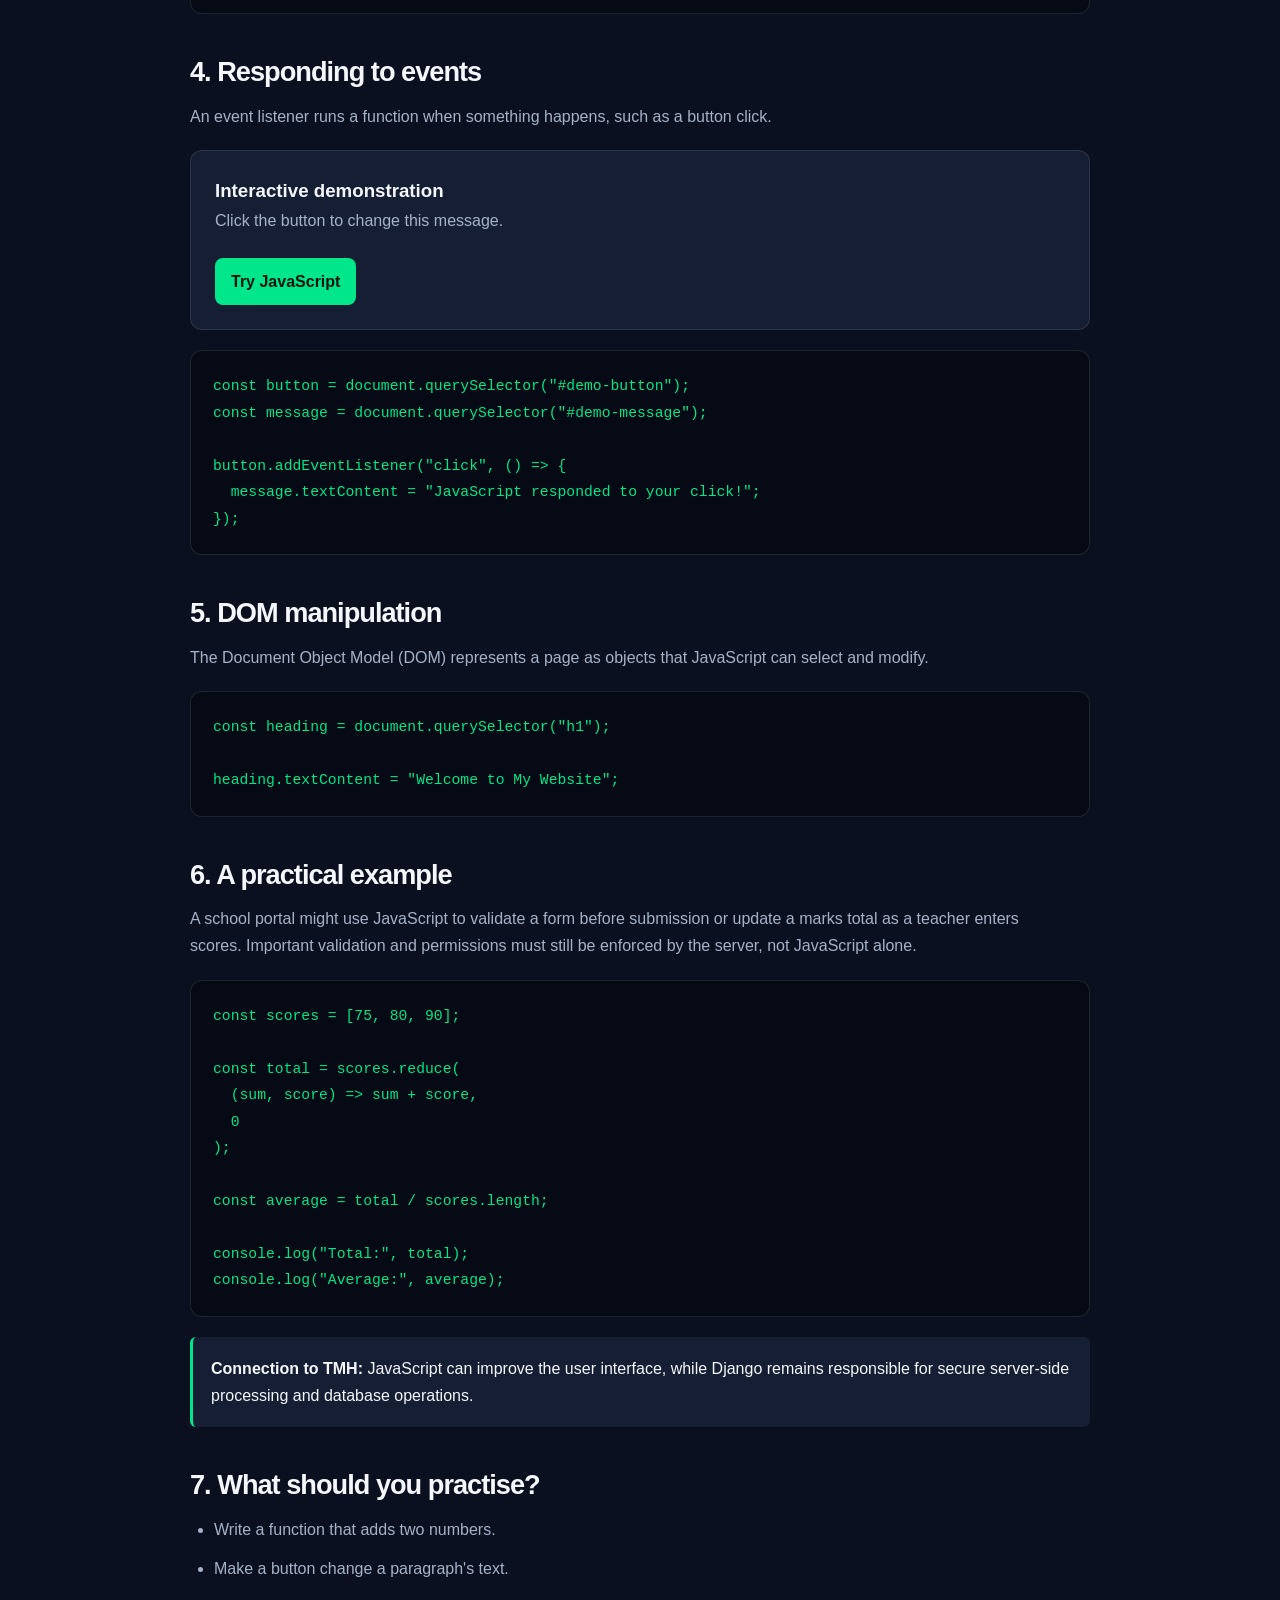
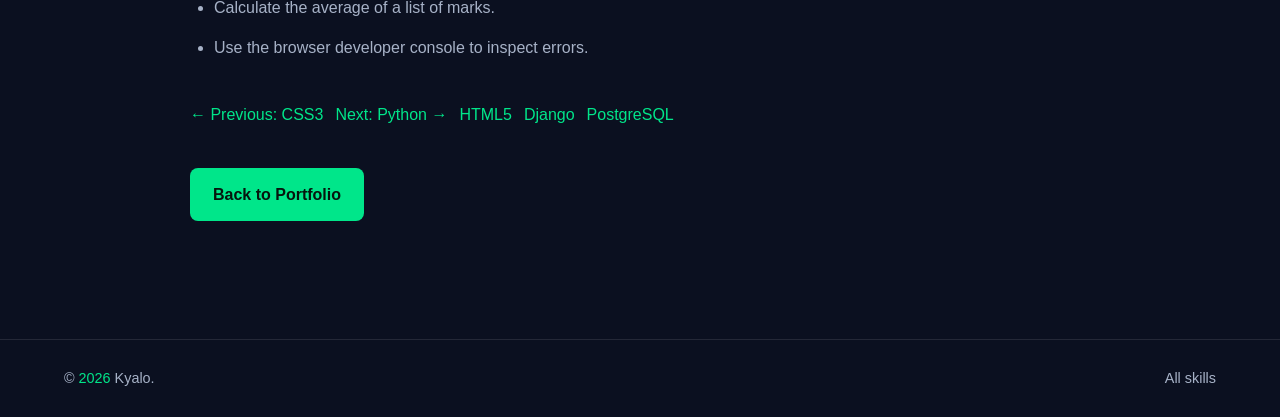
<file: skills/javascript.html>
<!DOCTYPE html>
<html lang="en">
<head>
  <meta charset="UTF-8">
  <meta name="viewport" content="width=device-width, initial-scale=1.0">
  <meta name="description" content="Learn JavaScript fundamentals, functions, events, and DOM manipulation with practical examples.">
  <title>JavaScript | Kyalo's Developer Portfolio</title>
  <link rel="stylesheet" href="../css/style.css">
  <style>
    .lesson { max-width: 900px; margin: auto; }
    .lesson h1 { font-size: clamp(2.5rem, 6vw, 4rem); margin-bottom: 16px; }
    .lesson h2 { margin: 42px 0 14px; font-size: 1.7rem; }
    .lesson p, .lesson li { color: var(--muted); margin-bottom: 12px; }
    .lesson ul { padding-left: 24px; }
    .lesson code { color: var(--primary); }
    .code-example {
      overflow-x: auto; padding: 22px; margin: 20px 0;
      border: 1px solid var(--border); border-radius: 12px;
      background: #060a14; color: #e7edf8;
      font: 0.92rem/1.8 Consolas, monospace;
      white-space: pre;
    }
    .lesson-nav { display: flex; flex-wrap: wrap; gap: 12px; margin-top: 40px; }
    .lesson-nav a, .back-link { color: var(--primary); }
    .back-link { display: inline-block; margin-bottom: 35px; }
    .lesson-note {
      padding: 18px; margin-top: 20px;
      background: var(--surface); border-left: 3px solid var(--primary);
      border-radius: 6px;
    }
    .demo-box {
      margin: 20px 0; padding: 24px;
      border: 1px solid var(--border); border-radius: 12px;
      background: var(--surface);
    }
    .demo-button {
      margin-top: 12px; padding: 10px 16px;
      border: 0; border-radius: 8px;
      background: var(--primary); color: #06150e;
      font-weight: 700; cursor: pointer;
    }
    .demo-button:focus-visible {
      outline: 2px solid white; outline-offset: 3px;
    }
  </style>
</head>
<body>
  <header class="site-header">
    <a class="logo" href="../index.html">KYALO<span>.</span></a>
    <a class="button button-secondary" href="../index.html">Back to Portfolio</a>
  </header>

  <main class="section lesson">
    <a class="back-link" href="../index.html#skills">&larr; Back to all skills</a>

    <p class="eyebrow">INTERACTIVE WEB DEVELOPMENT</p>
    <h1>Learn <span>JavaScript</span></h1>

    <p>
      JavaScript is a programming language that allows web pages to
      respond to user actions, update content, validate forms and
      communicate with web services.
    </p>

    <div class="lesson-note">
      HTML provides structure, CSS controls appearance, and JavaScript
      adds behavior. The mobile menu on this portfolio uses JavaScript
      to open and close the sidebar.
    </div>

    <h2>1. Where is JavaScript used?</h2>
    <ul>
      <li>Interactive menus, tabs, sliders and forms.</li>
      <li>Live search and client-side input validation.</li>
      <li>Dashboards that update when data changes.</li>
      <li>Browser applications that communicate with APIs.</li>
    </ul>

    <h2>2. Variables and data</h2>
    <p>
      Use <code>const</code> for bindings that will not be reassigned
      and <code>let</code> when reassignment is needed.
    </p>

    <pre class="code-example"><code>const studentName = "Amina";
let marks = 72;

marks = 85;

console.log(studentName);
console.log(marks);</code></pre>

    <h2>3. Functions</h2>
    <p>
      Functions group reusable instructions. They can accept inputs
      and return results.
    </p>

    <pre class="code-example"><code>function calculateAverage(total, subjects) {
  if (subjects <= 0) {
    return null;
  }

  return total / subjects;
}

const average = calculateAverage(360, 6);
console.log(average); // 60</code></pre>

    <h2>4. Responding to events</h2>
    <p>
      An event listener runs a function when something happens,
      such as a button click.
    </p>

    <div class="demo-box">
      <h3 id="demo-heading">Interactive demonstration</h3>
      <p id="demo-message">Click the button to change this message.</p>
      <button class="demo-button" id="demo-button" type="button">
        Try JavaScript
      </button>
    </div>

    <pre class="code-example"><code>const button = document.querySelector("#demo-button");
const message = document.querySelector("#demo-message");

button.addEventListener("click", () => {
  message.textContent = "JavaScript responded to your click!";
});</code></pre>

    <h2>5. DOM manipulation</h2>
    <p>
      The Document Object Model (DOM) represents a page as objects
      that JavaScript can select and modify.
    </p>

    <pre class="code-example"><code>const heading = document.querySelector("h1");

heading.textContent = "Welcome to My Website";</code></pre>

    <h2>6. A practical example</h2>
    <p>
      A school portal might use JavaScript to validate a form before
      submission or update a marks total as a teacher enters scores.
      Important validation and permissions must still be enforced by
      the server, not JavaScript alone.
    </p>

    <pre class="code-example"><code>const scores = [75, 80, 90];

const total = scores.reduce(
  (sum, score) => sum + score,
  0
);

const average = total / scores.length;

console.log("Total:", total);
console.log("Average:", average);</code></pre>

    <div class="lesson-note">
      <strong>Connection to TMH:</strong> JavaScript can improve the
      user interface, while Django remains responsible for secure
      server-side processing and database operations.
    </div>

    <h2>7. What should you practise?</h2>
    <ul>
      <li>Write a function that adds two numbers.</li>
      <li>Make a button change a paragraph's text.</li>
      <li>Calculate the average of a list of marks.</li>
      <li>Use the browser developer console to inspect errors.</li>
    </ul>

    <nav class="lesson-nav" aria-label="Related skills">
      <a href="css3.html">&larr; Previous: CSS3</a>
      <a href="python.html">Next: Python &rarr;</a>
      <a href="html5.html">HTML5</a>
      <a href="django.html">Django</a>
      <a href="postgresql.html">PostgreSQL</a>
    </nav>

    <p style="margin-top: 40px;">
      <a class="button button-primary" href="../index.html">Back to Portfolio</a>
    </p>
  </main>

  <footer class="site-footer">
    <p>&copy; <span id="year"></span> Kyalo.</p>
    <a href="../index.html#skills">All skills</a>
  </footer>

  <script>
    document.getElementById("year").textContent = new Date().getFullYear();

    const demoButton = document.getElementById("demo-button");
    const demoMessage = document.getElementById("demo-message");

    demoButton.addEventListener("click", () => {
      demoMessage.textContent =
        "JavaScript responded to your click! It works.";
    });
  </script>
</body>
</html>
</file>
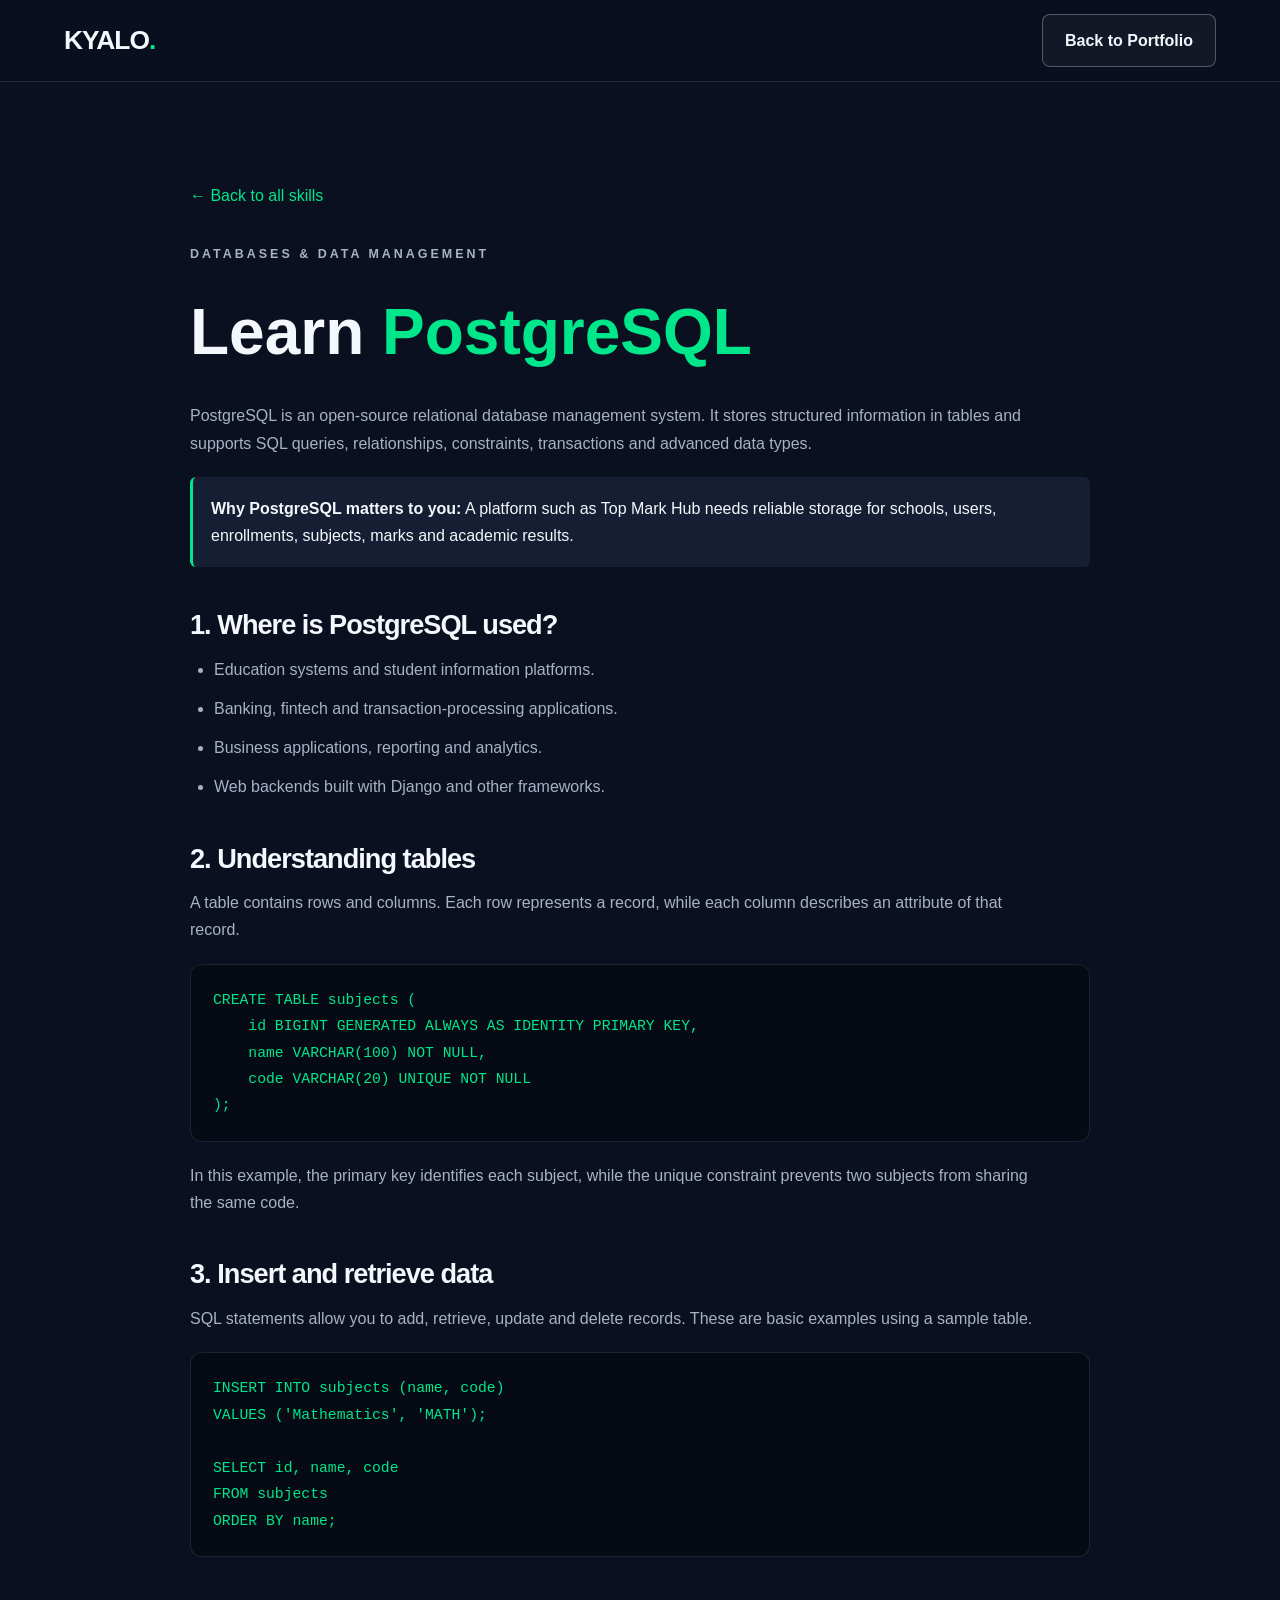
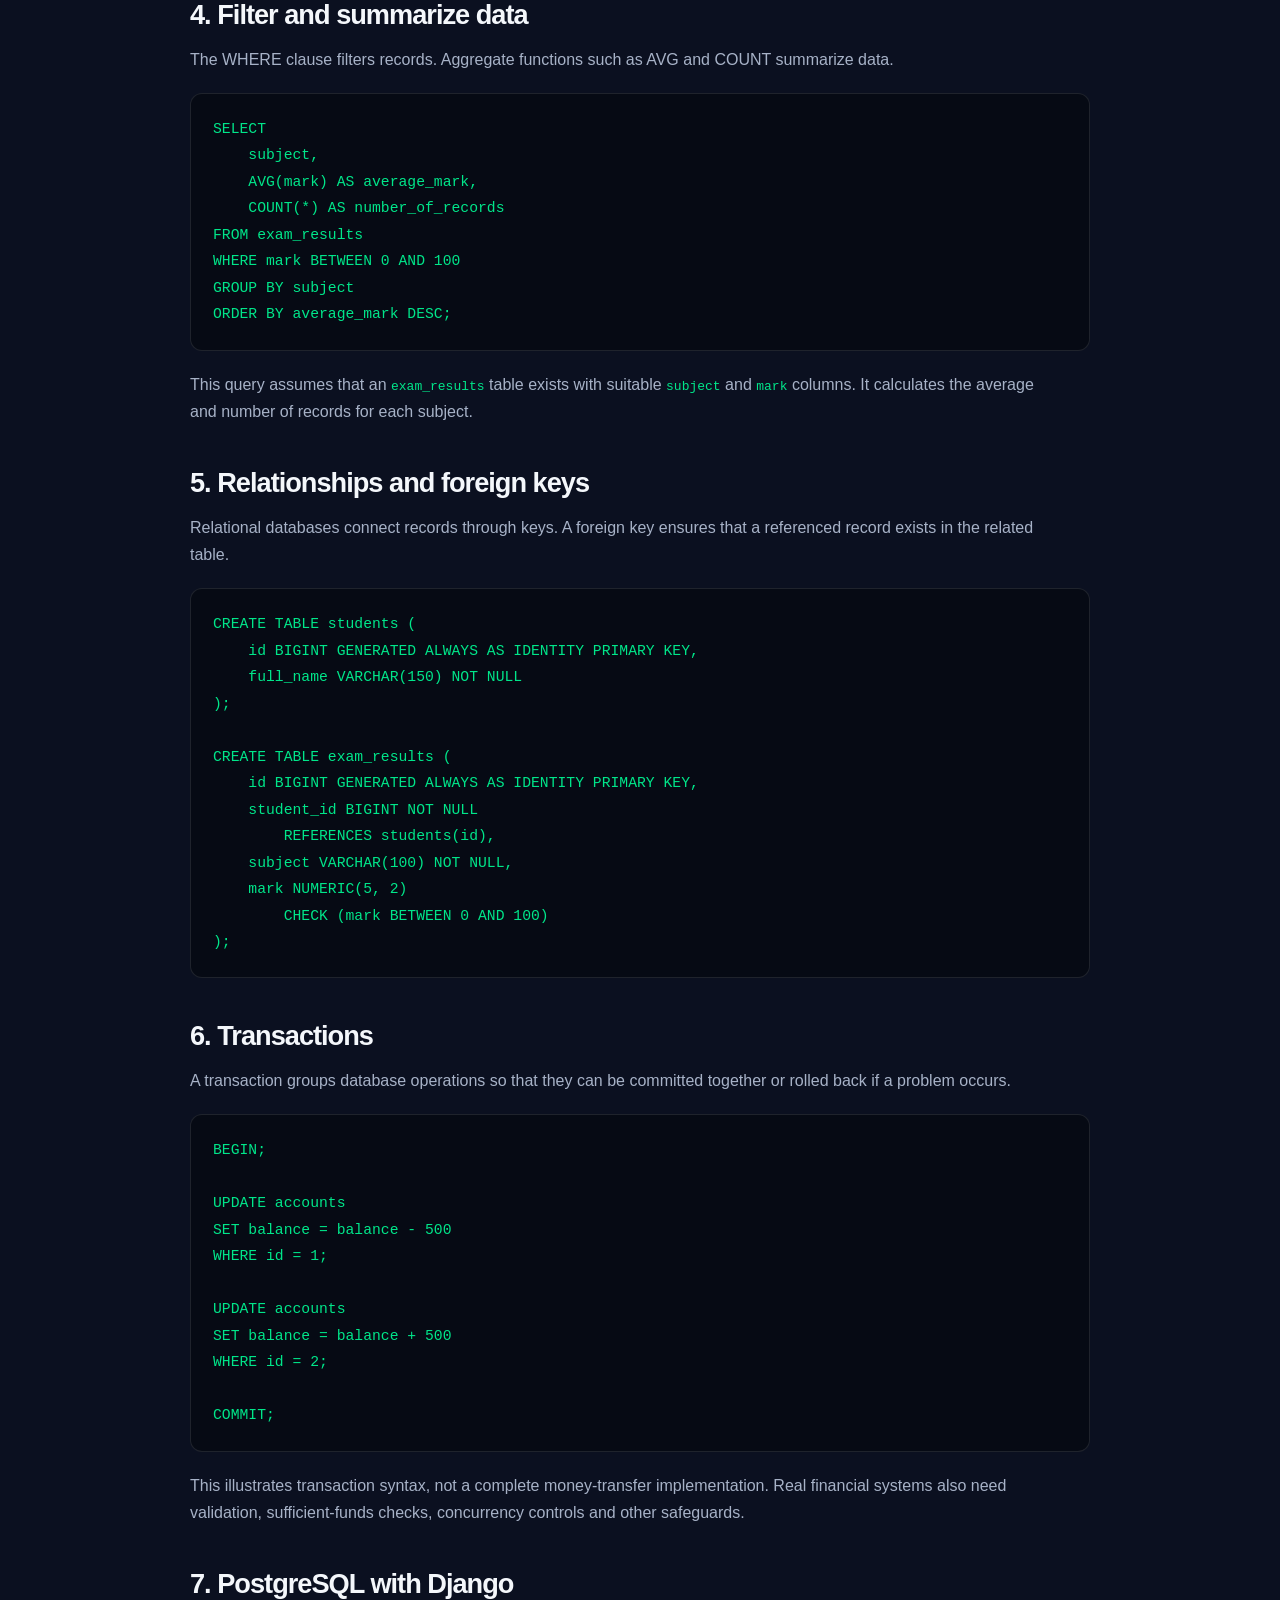
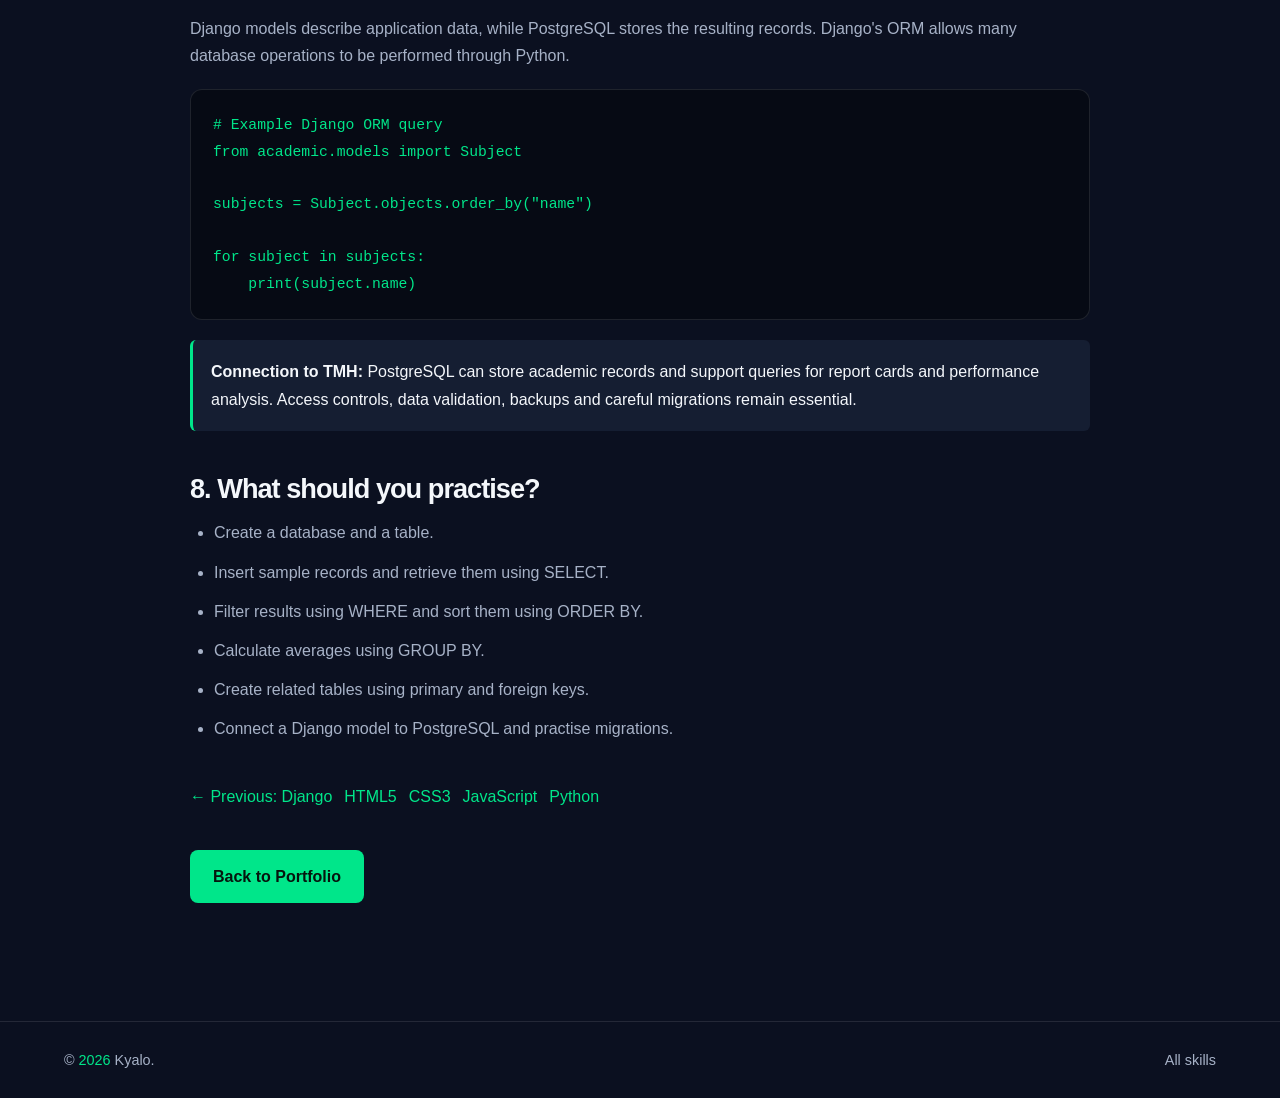
<file: skills/postgresql.html>
<!DOCTYPE html>
<html lang="en">
<head>
  <meta charset="UTF-8">
  <meta name="viewport" content="width=device-width, initial-scale=1.0">
  <meta name="description" content="Learn PostgreSQL databases, SQL queries, relationships, constraints, and transactions.">
  <title>PostgreSQL | Kyalo's Developer Portfolio</title>
  <link rel="stylesheet" href="../css/style.css">
  <style>
    .lesson { max-width: 900px; margin: auto; }
    .lesson h1 { font-size: clamp(2.5rem, 6vw, 4rem); margin-bottom: 16px; }
    .lesson h2 { margin: 42px 0 14px; font-size: 1.7rem; }
    .lesson p, .lesson li { color: var(--muted); margin-bottom: 12px; }
    .lesson ul { padding-left: 24px; }
    .lesson code { color: var(--primary); }
    .code-example {
      overflow-x: auto; padding: 22px; margin: 20px 0;
      border: 1px solid var(--border); border-radius: 12px;
      background: #060a14; color: #e7edf8;
      font: 0.92rem/1.8 Consolas, monospace;
      white-space: pre;
    }
    .lesson-nav { display: flex; flex-wrap: wrap; gap: 12px; margin-top: 40px; }
    .lesson-nav a, .back-link { color: var(--primary); }
    .back-link { display: inline-block; margin-bottom: 35px; }
    .lesson-note {
      padding: 18px; margin-top: 20px;
      background: var(--surface); border-left: 3px solid var(--primary);
      border-radius: 6px;
    }
  </style>
</head>
<body>
  <header class="site-header">
    <a class="logo" href="../index.html">KYALO<span>.</span></a>
    <a class="button button-secondary" href="../index.html">Back to Portfolio</a>
  </header>

  <main class="section lesson">
    <a class="back-link" href="../index.html#skills">&larr; Back to all skills</a>

    <p class="eyebrow">DATABASES & DATA MANAGEMENT</p>
    <h1>Learn <span>PostgreSQL</span></h1>

    <p>
      PostgreSQL is an open-source relational database management system.
      It stores structured information in tables and supports SQL queries,
      relationships, constraints, transactions and advanced data types.
    </p>

    <div class="lesson-note">
      <strong>Why PostgreSQL matters to you:</strong> A platform such as
      Top Mark Hub needs reliable storage for schools, users, enrollments,
      subjects, marks and academic results.
    </div>

    <h2>1. Where is PostgreSQL used?</h2>
    <ul>
      <li>Education systems and student information platforms.</li>
      <li>Banking, fintech and transaction-processing applications.</li>
      <li>Business applications, reporting and analytics.</li>
      <li>Web backends built with Django and other frameworks.</li>
    </ul>

    <h2>2. Understanding tables</h2>
    <p>
      A table contains rows and columns. Each row represents a record,
      while each column describes an attribute of that record.
    </p>

    <pre class="code-example"><code>CREATE TABLE subjects (
    id BIGINT GENERATED ALWAYS AS IDENTITY PRIMARY KEY,
    name VARCHAR(100) NOT NULL,
    code VARCHAR(20) UNIQUE NOT NULL
);</code></pre>

    <p>
      In this example, the primary key identifies each subject, while
      the unique constraint prevents two subjects from sharing the same
      code.
    </p>

    <h2>3. Insert and retrieve data</h2>
    <p>
      SQL statements allow you to add, retrieve, update and delete
      records. These are basic examples using a sample table.
    </p>

    <pre class="code-example"><code>INSERT INTO subjects (name, code)
VALUES ('Mathematics', 'MATH');

SELECT id, name, code
FROM subjects
ORDER BY name;</code></pre>

    <h2>4. Filter and summarize data</h2>
    <p>
      The WHERE clause filters records. Aggregate functions such as
      AVG and COUNT summarize data.
    </p>

    <pre class="code-example"><code>SELECT
    subject,
    AVG(mark) AS average_mark,
    COUNT(*) AS number_of_records
FROM exam_results
WHERE mark BETWEEN 0 AND 100
GROUP BY subject
ORDER BY average_mark DESC;</code></pre>

    <p>
      This query assumes that an <code>exam_results</code> table exists
      with suitable <code>subject</code> and <code>mark</code> columns.
      It calculates the average and number of records for each subject.
    </p>

    <h2>5. Relationships and foreign keys</h2>
    <p>
      Relational databases connect records through keys. A foreign key
      ensures that a referenced record exists in the related table.
    </p>

    <pre class="code-example"><code>CREATE TABLE students (
    id BIGINT GENERATED ALWAYS AS IDENTITY PRIMARY KEY,
    full_name VARCHAR(150) NOT NULL
);

CREATE TABLE exam_results (
    id BIGINT GENERATED ALWAYS AS IDENTITY PRIMARY KEY,
    student_id BIGINT NOT NULL
        REFERENCES students(id),
    subject VARCHAR(100) NOT NULL,
    mark NUMERIC(5, 2)
        CHECK (mark BETWEEN 0 AND 100)
);</code></pre>

    <h2>6. Transactions</h2>
    <p>
      A transaction groups database operations so that they can be
      committed together or rolled back if a problem occurs.
    </p>

    <pre class="code-example"><code>BEGIN;

UPDATE accounts
SET balance = balance - 500
WHERE id = 1;

UPDATE accounts
SET balance = balance + 500
WHERE id = 2;

COMMIT;</code></pre>

    <p>
      This illustrates transaction syntax, not a complete money-transfer
      implementation. Real financial systems also need validation,
      sufficient-funds checks, concurrency controls and other safeguards.
    </p>

    <h2>7. PostgreSQL with Django</h2>
    <p>
      Django models describe application data, while PostgreSQL stores
      the resulting records. Django's ORM allows many database operations
      to be performed through Python.
    </p>

    <pre class="code-example"><code># Example Django ORM query
from academic.models import Subject

subjects = Subject.objects.order_by("name")

for subject in subjects:
    print(subject.name)</code></pre>

    <div class="lesson-note">
      <strong>Connection to TMH:</strong> PostgreSQL can store academic
      records and support queries for report cards and performance analysis.
      Access controls, data validation, backups and careful migrations
      remain essential.
    </div>

    <h2>8. What should you practise?</h2>
    <ul>
      <li>Create a database and a table.</li>
      <li>Insert sample records and retrieve them using SELECT.</li>
      <li>Filter results using WHERE and sort them using ORDER BY.</li>
      <li>Calculate averages using GROUP BY.</li>
      <li>Create related tables using primary and foreign keys.</li>
      <li>Connect a Django model to PostgreSQL and practise migrations.</li>
    </ul>

    <nav class="lesson-nav" aria-label="Related skills">
      <a href="django.html">&larr; Previous: Django</a>
      <a href="html5.html">HTML5</a>
      <a href="css3.html">CSS3</a>
      <a href="javascript.html">JavaScript</a>
      <a href="python.html">Python</a>
    </nav>

    <p style="margin-top: 40px;">
      <a class="button button-primary" href="../index.html">Back to Portfolio</a>
    </p>
  </main>

  <footer class="site-footer">
    <p>&copy; <span id="year"></span> Kyalo.</p>
    <a href="../index.html#skills">All skills</a>
  </footer>

  <script>
    document.getElementById("year").textContent = new Date().getFullYear();
  </script>
</body>
</html>
</file>
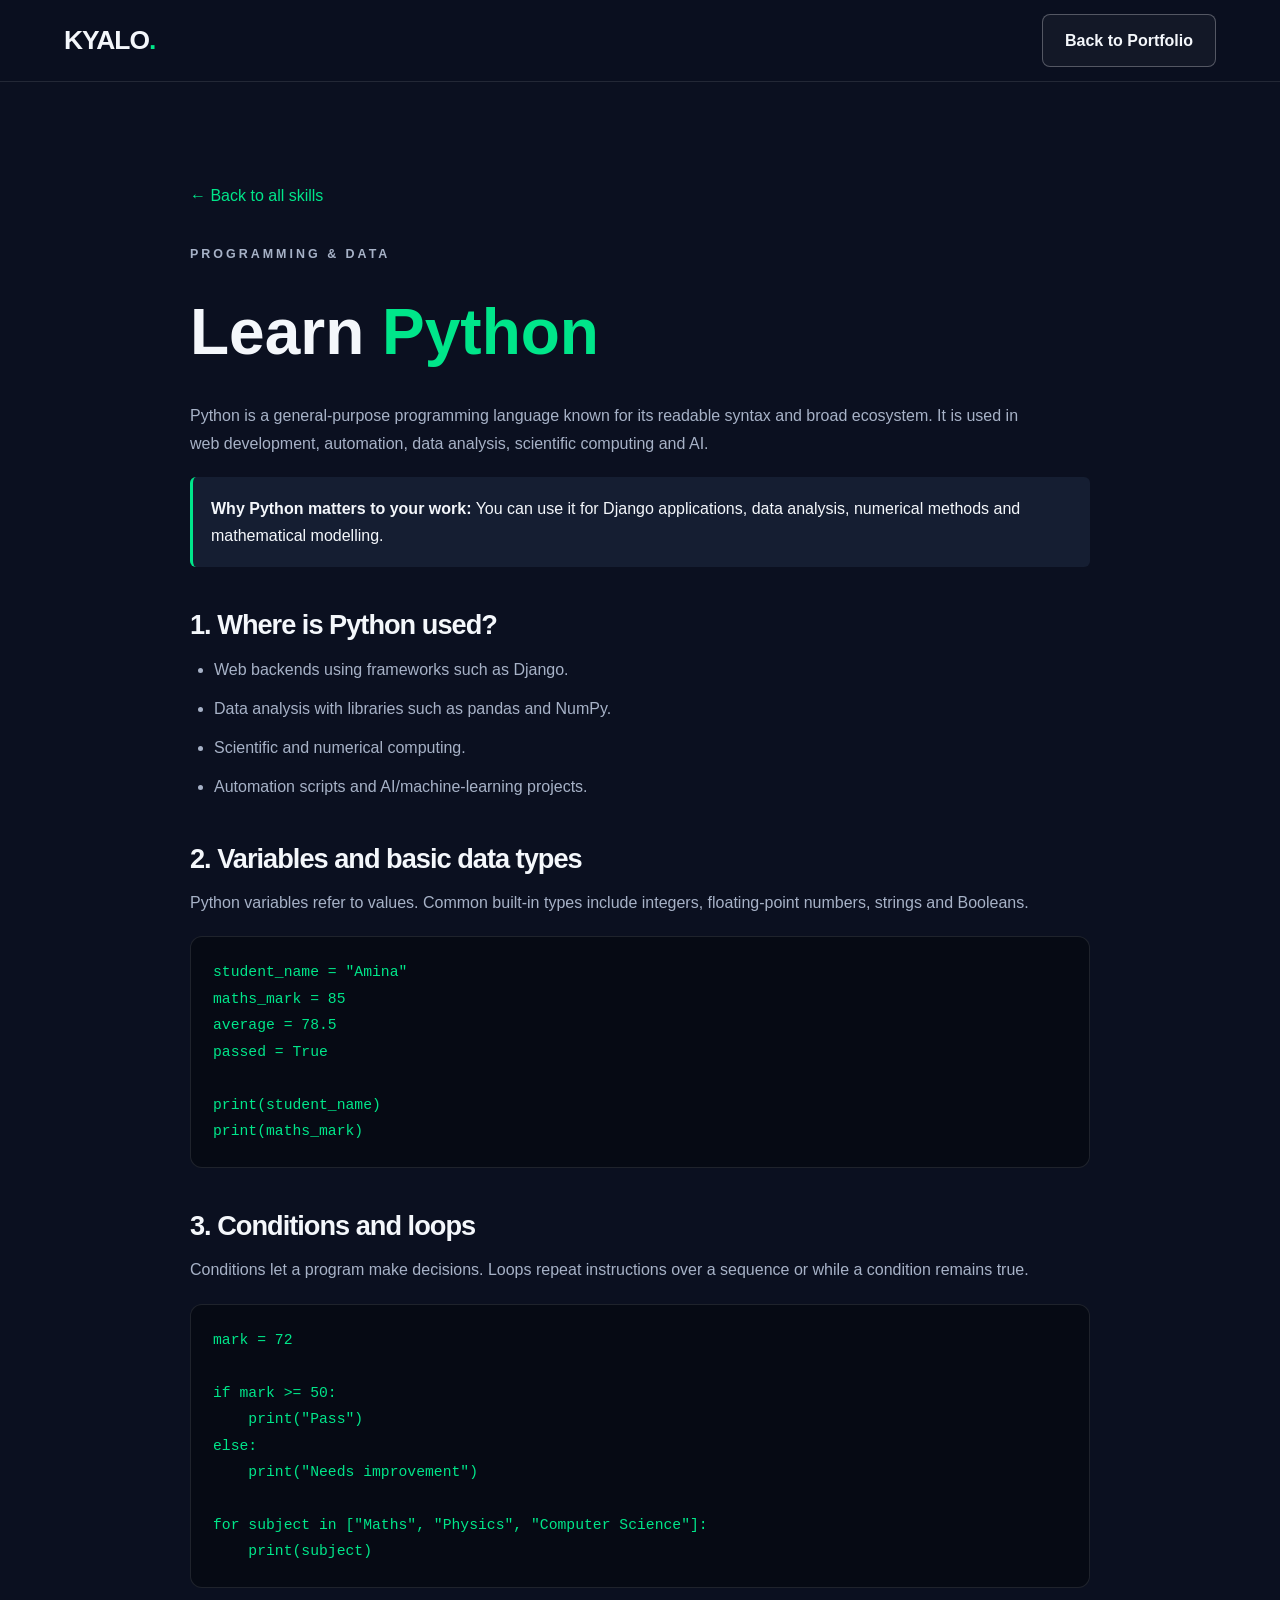
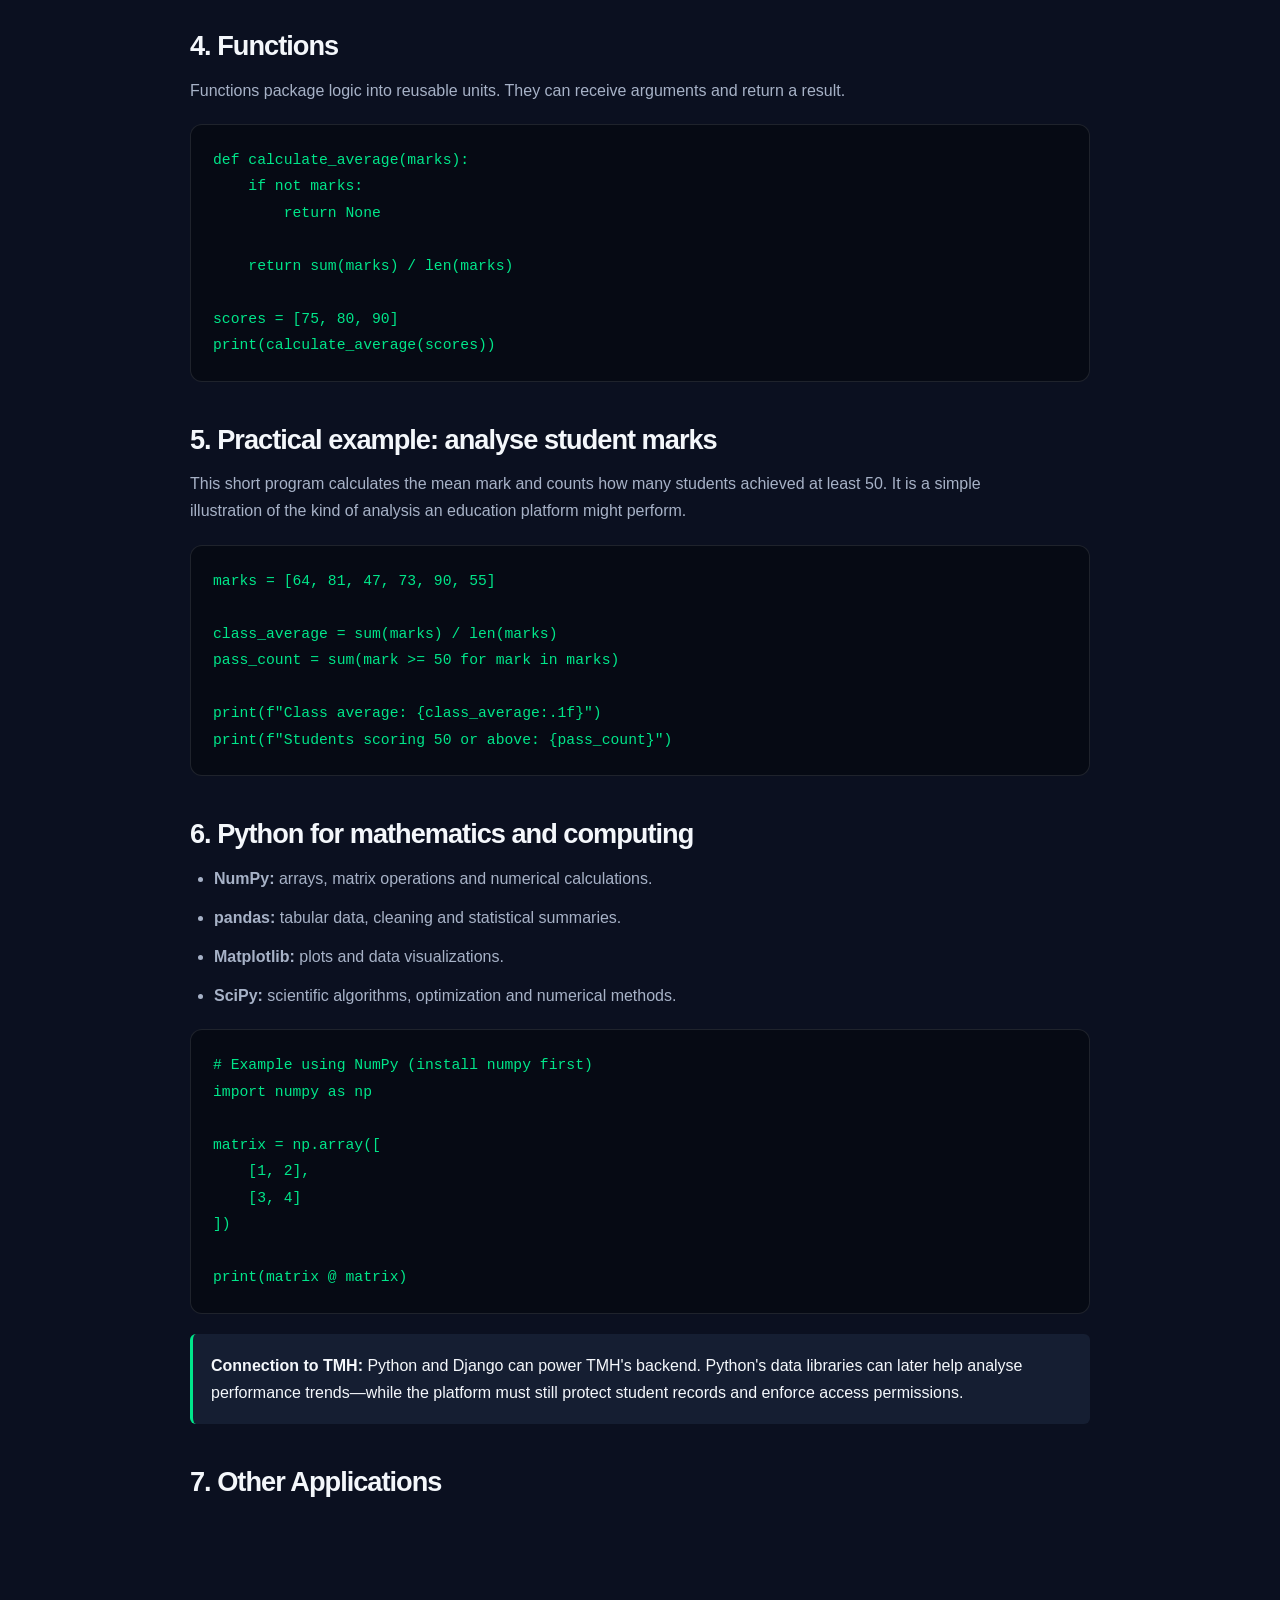
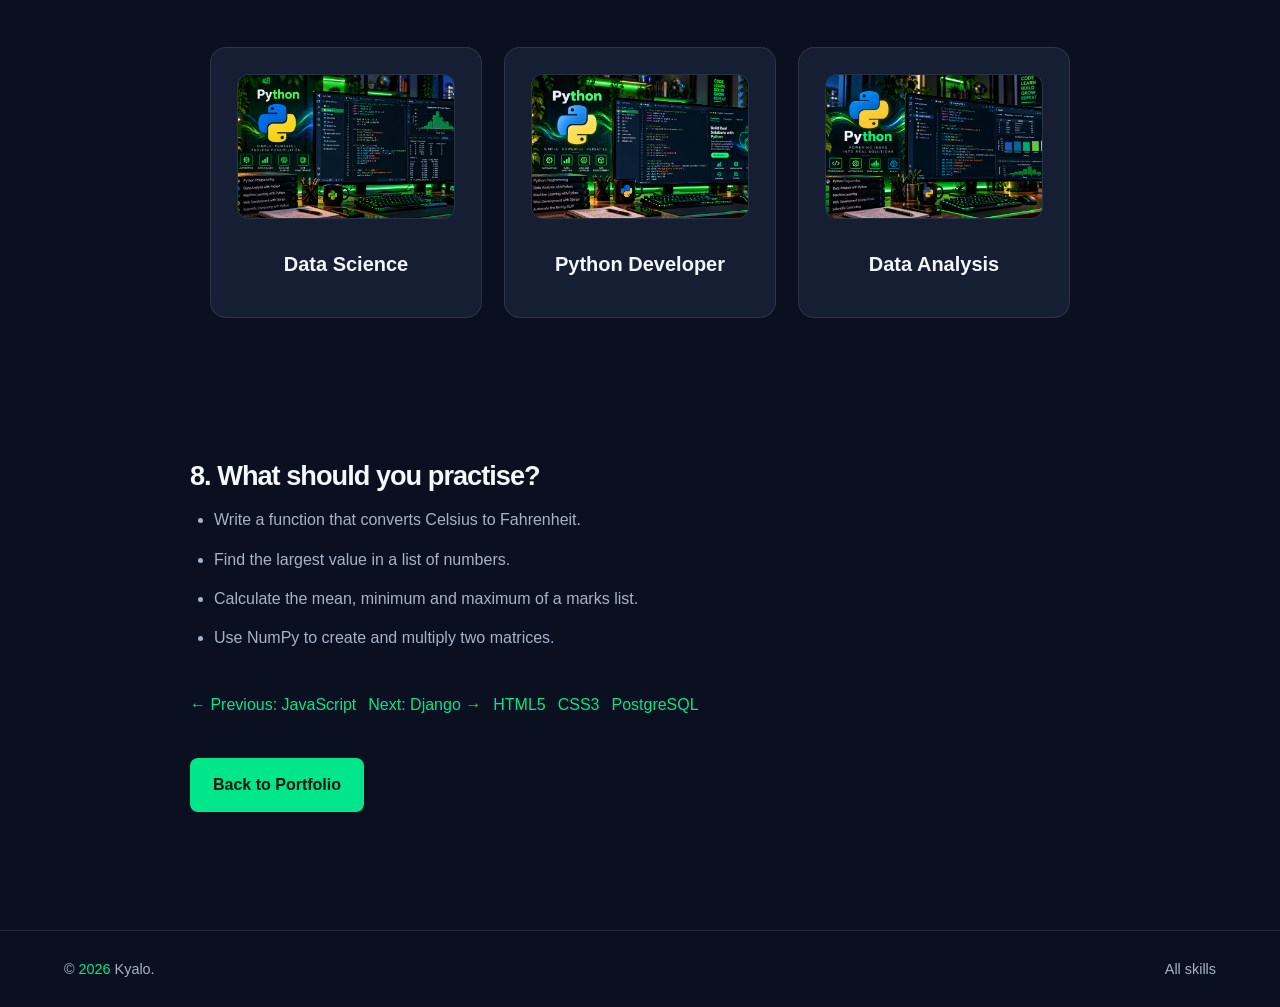
<file: skills/python.html>
<!DOCTYPE html>
<html lang="en">
<head>
  <meta charset="UTF-8">
  <meta name="viewport" content="width=device-width, initial-scale=1.0">
  <meta name="description" content="Learn Python programming, data structures, functions, and practical examples.">
  <title>Python | Kyalo's Developer Portfolio</title>
  <link rel="stylesheet" href="../css/style.css">
  <style>
    .lesson { max-width: 900px; margin: auto; }
    .lesson h1 { font-size: clamp(2.5rem, 6vw, 4rem); margin-bottom: 16px; }
    .lesson h2 { margin: 42px 0 14px; font-size: 1.7rem; }
    .lesson p, .lesson li { color: var(--muted); margin-bottom: 12px; }
    .lesson ul { padding-left: 24px; }
    .lesson code { color: var(--primary); }
    .code-example {
      overflow-x: auto; padding: 22px; margin: 20px 0;
      border: 1px solid var(--border); border-radius: 12px;
      background: #060a14; color: #e7edf8;
      font: 0.92rem/1.8 Consolas, monospace;
      white-space: pre;
    }
    .lesson-nav { display: flex; flex-wrap: wrap; gap: 12px; margin-top: 40px; }
    .lesson-nav a, .back-link { color: var(--primary); }
    .back-link { display: inline-block; margin-bottom: 35px; }
    .lesson-note {
      padding: 18px; margin-top: 20px;
      background: var(--surface); border-left: 3px solid var(--primary);
      border-radius: 6px;
    }
  </style>
</head>
<body>
  <header class="site-header">
    <a class="logo" href="../index.html">KYALO<span>.</span></a>
    <a class="button button-secondary" href="../index.html">Back to Portfolio</a>
  </header>

  <main class="section lesson">
    <a class="back-link" href="../index.html#skills">&larr; Back to all skills</a>

    <p class="eyebrow">PROGRAMMING & DATA</p>
    <h1>Learn <span>Python</span></h1>

    <p>
      Python is a general-purpose programming language known for its
      readable syntax and broad ecosystem. It is used in web development,
      automation, data analysis, scientific computing and AI.
    </p>

    <div class="lesson-note">
      <strong>Why Python matters to your work:</strong> You can use it
      for Django applications, data analysis, numerical methods and
      mathematical modelling.
    </div>

    <h2>1. Where is Python used?</h2>
    <ul>
      <li>Web backends using frameworks such as Django.</li>
      <li>Data analysis with libraries such as pandas and NumPy.</li>
      <li>Scientific and numerical computing.</li>
      <li>Automation scripts and AI/machine-learning projects.</li>
    </ul>

    <h2>2. Variables and basic data types</h2>
    <p>
      Python variables refer to values. Common built-in types include
      integers, floating-point numbers, strings and Booleans.
    </p>

    <pre class="code-example"><code>student_name = "Amina"
maths_mark = 85
average = 78.5
passed = True

print(student_name)
print(maths_mark)</code></pre>

    <h2>3. Conditions and loops</h2>
    <p>
      Conditions let a program make decisions. Loops repeat instructions
      over a sequence or while a condition remains true.
    </p>

    <pre class="code-example"><code>mark = 72

if mark >= 50:
    print("Pass")
else:
    print("Needs improvement")

for subject in ["Maths", "Physics", "Computer Science"]:
    print(subject)</code></pre>

    <h2>4. Functions</h2>
    <p>
      Functions package logic into reusable units. They can receive
      arguments and return a result.
    </p>

    <pre class="code-example"><code>def calculate_average(marks):
    if not marks:
        return None

    return sum(marks) / len(marks)

scores = [75, 80, 90]
print(calculate_average(scores))</code></pre>

    <h2>5. Practical example: analyse student marks</h2>
    <p>
      This short program calculates the mean mark and counts how many
      students achieved at least 50. It is a simple illustration of
      the kind of analysis an education platform might perform.
    </p>

    <pre class="code-example"><code>marks = [64, 81, 47, 73, 90, 55]

class_average = sum(marks) / len(marks)
pass_count = sum(mark >= 50 for mark in marks)

print(f"Class average: {class_average:.1f}")
print(f"Students scoring 50 or above: {pass_count}")</code></pre>

    <h2>6. Python for mathematics and computing</h2>
    <ul>
      <li><strong>NumPy:</strong> arrays, matrix operations and numerical calculations.</li>
      <li><strong>pandas:</strong> tabular data, cleaning and statistical summaries.</li>
      <li><strong>Matplotlib:</strong> plots and data visualizations.</li>
      <li><strong>SciPy:</strong> scientific algorithms, optimization and numerical methods.</li>
    </ul>

    <pre class="code-example"><code># Example using NumPy (install numpy first)
import numpy as np

matrix = np.array([
    [1, 2],
    [3, 4]
])

print(matrix @ matrix)</code></pre>

    <div class="lesson-note">
      <strong>Connection to TMH:</strong> Python and Django can power
      TMH's backend. Python's data libraries can later help analyse
      performance trends—while the platform must still protect student
      records and enforce access permissions.
    </div>
    <h2>7. Other Applications</h2>
    <section class="section" id="projects">

  <div class="projects-grid">

    <a class="project-card">
      <div class="project-visual">
        <img src="../images/skills/python/data-science.png"
             alt="Python for Data Science"
             loading="lazy">
      </div>
      <h3>Data Science</h3>
    </a>

    <a class="project-card">
      <div class="project-visual">
        <img src="../images/skills/python/developer.png"
             alt="Python for Development"
             loading="lazy">
      </div>
      <h3>Python Developer</h3>
    </a>

    <a class="project-card">
      <div class="project-visual">
        <img src="../images/skills/python/data-analysis.png"
             alt="Data-Analysis"
             loading="lazy">
      </div>
      <h3>Data Analysis</h3>
    </a>

  </div>
</section>
    
    <h2>8. What should you practise?</h2>
    <ul>
      <li>Write a function that converts Celsius to Fahrenheit.</li>
      <li>Find the largest value in a list of numbers.</li>
      <li>Calculate the mean, minimum and maximum of a marks list.</li>
      <li>Use NumPy to create and multiply two matrices.</li>
    </ul>

    <nav class="lesson-nav" aria-label="Related skills">
      <a href="javascript.html">&larr; Previous: JavaScript</a>
      <a href="django.html">Next: Django &rarr;</a>
      <a href="html5.html">HTML5</a>
      <a href="css3.html">CSS3</a>
      <a href="postgresql.html">PostgreSQL</a>
    </nav>

    <p style="margin-top: 40px;">
      <a class="button button-primary" href="../index.html">Back to Portfolio</a>
    </p>
  </main>

  <footer class="site-footer">
    <p>&copy; <span id="year"></span> Kyalo.</p>
    <a href="../index.html#skills">All skills</a>
  </footer>

  <script>
    document.getElementById("year").textContent = new Date().getFullYear();
  </script>
</body>
</html>
</file>
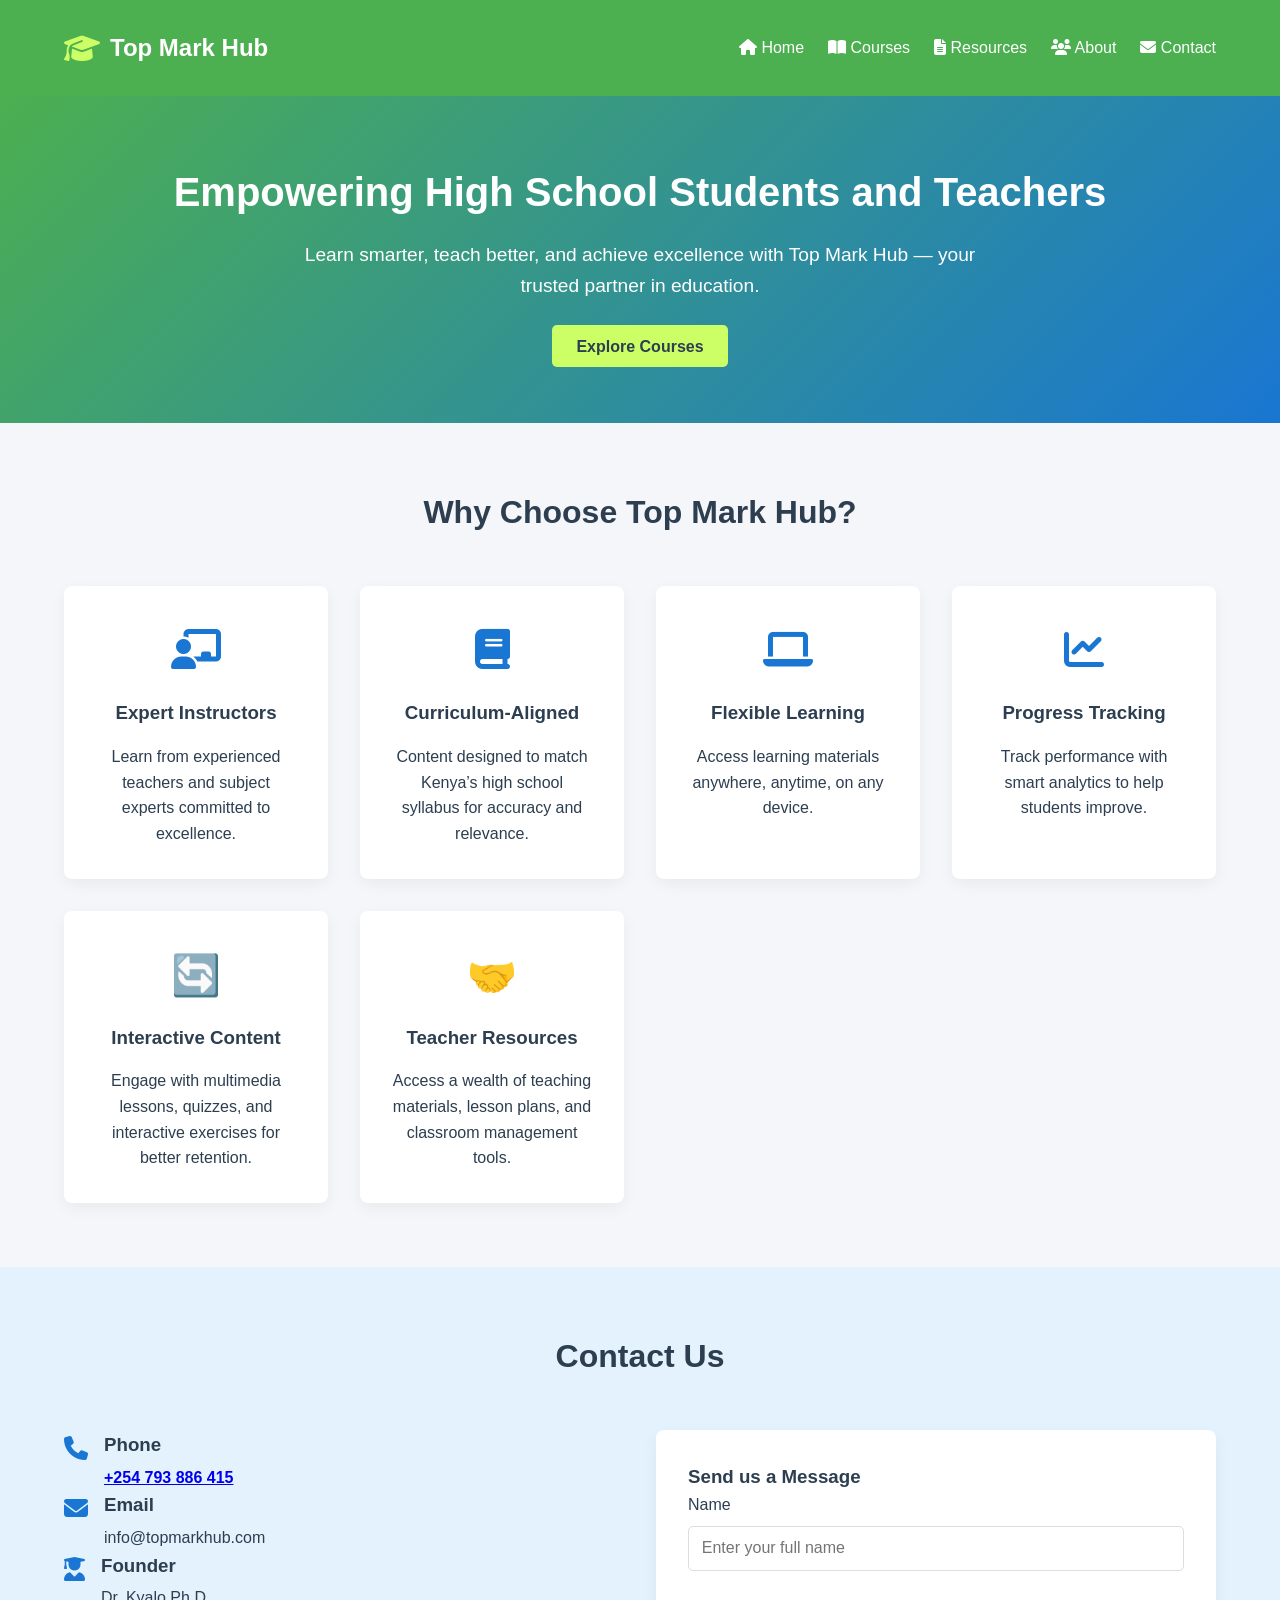
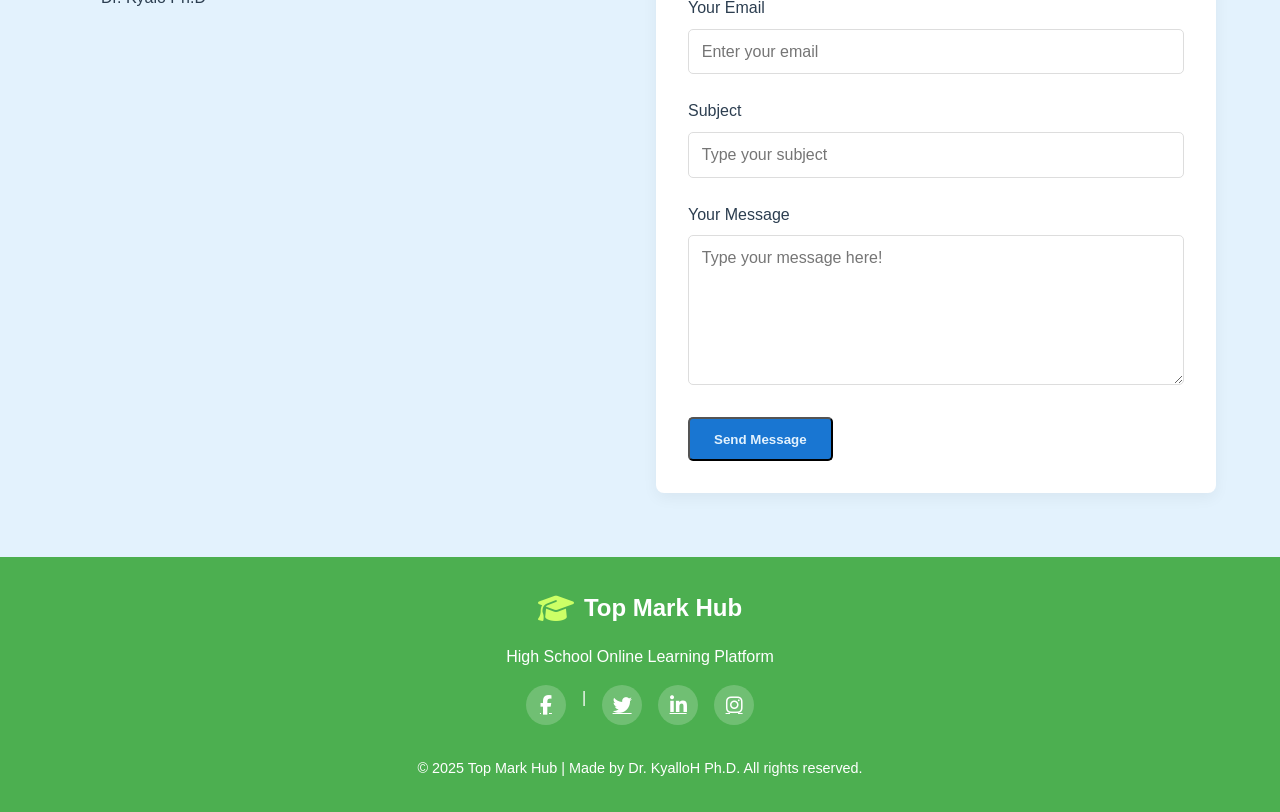
<file: projects/tmh/homepage.html>
<!DOCTYPE html>
<html lang="en">
<head>
  <meta charset="UTF-8">
  <meta name="viewport" content="width=device-width, initial-scale=1.0">
  <title>Top Mark Hub - Online Learning Platform</title>
  <!-- Font Awesome Icons -->
  <link rel="stylesheet" href="https://cdnjs.cloudflare.com/ajax/libs/font-awesome/6.5.0/css/all.min.css">
  <style>
    /* Color Palette */
    :root {
      --primary-green: #4CAF50;
      --accent-blue: #1976D2;
      --light-blue: #E3F2FD;
      --light-bg: #F5F6FA;
      --white: #FFFFFF;
      --highlight: #CCFF66;
      --text-dark: #2c3e50;
    }

    /* Reset */
    * { margin: 0; padding: 0; box-sizing: border-box; font-family: 'Segoe UI', Tahoma, sans-serif; }
    body { background-color: var(--light-bg); color: var(--text-dark); line-height: 1.6; }

    .container { width: 90%; max-width: 1200px; margin: 0 auto; }

    /* Header */
    header {
      background-color: var(--primary-green);
      color: var(--white);
      padding: 1rem 0;
      position: sticky;
      top: 0; z-index: 100;
    }
    .header-content { display: flex; justify-content: space-between; align-items: center; height: 4rem }
    .logo { display: flex; align-items: center; gap: 10px; }
    .logo i { font-size: 1.8rem; color: var(--highlight); }
    .logo h1 { font-size: 1.5rem; font-weight: bold; }

    nav ul { display: flex; list-style: none; }
    nav ul li { margin-left: 1.5rem; }
    nav ul li a {
      color: var(--white); text-decoration: none; font-weight: 500; transition: 0.3s;
    }
    nav ul li a:hover { color: var(--highlight); }
    .mobile-menu { display: none; font-size: 1.5rem; cursor: pointer; }

    /* Hero Section */
    .hero {
      background: linear-gradient(135deg, var(--primary-green), var(--accent-blue));
      color: var(--white); text-align: center; padding: 4rem 0;
    }
    .hero h2 { font-size: 2.5rem; margin-bottom: 1rem; }
    .hero p { font-size: 1.2rem; max-width: 700px; margin: 0 auto 2rem; }
    .btn {
      background-color: var(--highlight); color: var(--text-dark);
      padding: 0.8rem 1.5rem; border-radius: 5px; font-weight: bold;
      text-decoration: none; transition: 0.3s;
    }
    .btn:hover { background-color: var(--light-blue); transform: translateY(-3px); }

    /* Features */
    .features { padding: 4rem 0; }
    .section-title { text-align: center; margin-bottom: 3rem; }
    .section-title h2 { font-size: 2rem; color: var(--text-dark); }
    .features-grid {
      display: grid; grid-template-columns: repeat(auto-fit, minmax(250px, 1fr)); gap: 2rem;
    }
    .feature-card {
      background: var(--white); border-radius: 8px; padding: 2rem;
      box-shadow: 0 5px 15px rgba(0,0,0,0.05); text-align: center;
      transition: transform 0.3s;
    }
    .feature-card:hover { transform: translateY(-10px); }
    .feature-icon { font-size: 2.5rem; color: var(--accent-blue); margin-bottom: 1rem; }
    .feature-card h3 { margin-bottom: 1rem; color: var(--text-dark); }

    /* Contact */
    .contact { background-color: var(--light-blue); padding: 4rem 0; }
    .contact-content { display: grid; grid-template-columns: repeat(auto-fit, minmax(300px, 1fr)); gap: 2rem; }
    .contact-item { display: flex; align-items: flex-start; gap: 1rem; }
    .contact-icon { font-size: 1.5rem; color: var(--accent-blue); }
    .contact-details h3 { color: var(--text-dark); margin-bottom: .3rem; }
     .contact-form {
            background-color: white;
            padding: 2rem;
            border-radius: 8px;
            box-shadow: 0 5px 15px rgba(0, 0, 0, 0.05);
        }
        
        .form-group {
            margin-bottom: 1.5rem;
        }
        
        .form-group label {
            display: block;
            margin-bottom: 0.5rem;
            font-weight: 500;
        }
        
        .form-control {
            width: 100%;
            padding: 0.8rem;
            border: 1px solid #ddd;
            border-radius: 5px;
            font-size: 1rem;
        }
        
        textarea.form-control {
            min-height: 150px;
            resize: vertical;
        }
        .contact-form .btn{
            background-color: var(--accent-blue);
            color: #E3F2FD;
        }
        .contact-form .btn:hover{
            background-color:skyblue;
            cursor:pointer;
        }

    /* Footer */
    footer {
      background-color: var(--primary-green); color: var(--white);
      text-align: center; padding: 2rem 0;
    }
    .footer-content { display: flex; flex-direction: column; align-items: center; gap: 1rem; }
    .social-links { display: flex; gap: 1rem; }
    .social-link {
      display: flex; align-items: center; justify-content: center;
      width: 40px; height: 40px; border-radius: 50%;
      background-color: rgba(255,255,255,0.2); color: white; font-size: 1.2rem;
      transition: 0.3s;
    }
    .social-link:hover { background-color: var(--accent-blue); transform: translateY(-3px); }
    .copyright { font-size: 0.9rem; margin-top: 1rem; }

    /* Responsive */
    @media(max-width:768px){
      .mobile-menu{display:block;}
      nav ul{display:none; position:absolute; top:100%; left:0; width:100%; background:var(--primary-green); flex-direction:column;}
      nav ul.show{display:flex;}
      nav ul li{text-align:center; margin:1rem 0;}
    }
  </style>
</head>
<body>
  <!-- Header -->
  <header>
    <div class="container header-content">
      <div class="mobile-menu"><i class="fas fa-bars"></i></div>
      <div class="logo">
        <i class="fas fa-graduation-cap"></i>
        <h1>Top Mark Hub</h1>
      </div>
      <nav>
        <ul>
          <li><a href="#home"><i class="fas fa-home"></i> Home</a></li>
          <li><a href="#courses"><i class="fas fa-book-open"></i> Courses</a></li>
          <li><a href="#courses"><i class="fas fa-file-alt"></i> Resources</a></li>
          <li><a href="#courses"><i class="fas fa-users"></i> About</a></li>
          <li><a href="#contact"><i class="fas fa-envelope"></i> Contact</a></li>
        </ul>
      </nav>
    </div>
  </header>

  <!-- Hero -->
  <section class="hero" id="home">
    <div class="container">
      <h2>Empowering High School Students and Teachers</h2>
      <p>Learn smarter, teach better, and achieve excellence with Top Mark Hub — your trusted partner in education.</p>
      <a href="#courses" class="btn">Explore Courses</a>
    </div>
  </section>

  <!-- Features -->
  <section class="features" id="courses">
    <div class="container">
      <div class="section-title"><h2>Why Choose Top Mark Hub?</h2></div>
      <div class="features-grid">
        <div class="feature-card">
          <div class="feature-icon"><i class="fas fa-chalkboard-teacher"></i></div>
          <h3>Expert Instructors</h3>
          <p>Learn from experienced teachers and subject experts committed to excellence.</p>
        </div>
        <div class="feature-card">
          <div class="feature-icon"><i class="fas fa-book"></i></div>
          <h3>Curriculum-Aligned</h3>
          <p>Content designed to match Kenya’s high school syllabus for accuracy and relevance.</p>
        </div>
        <div class="feature-card">
          <div class="feature-icon"><i class="fas fa-laptop"></i></div>
          <h3>Flexible Learning</h3>
          <p>Access learning materials anywhere, anytime, on any device.</p>
        </div>
        <div class="feature-card">
          <div class="feature-icon"><i class="fas fa-chart-line"></i></div>
          <h3>Progress Tracking</h3>
          <p>Track performance with smart analytics to help students improve.</p>
        </div>
         <div class="feature-card">
         <div class="feature-icon">🔄</div>
        <h3>Interactive Content</h3>
        <p>Engage with multimedia lessons, quizzes, and interactive exercises for better retention.</p>
        </div>
        <div class="feature-card">
            <div class="feature-icon">🤝</div>
            <h3>Teacher Resources</h3>
            <p>Access a wealth of teaching materials, lesson plans, and classroom management tools.</p>
        </div>
      </div>
    </div>
  </section>

  <!-- Contact -->
  <section class="contact" id="contact">
    <div class="container">
      <div class="section-title"><h2>Contact Us</h2></div>
      <div class="contact-content">
        <div>
          <div class="contact-item">
            <div class="contact-icon"><i class="fas fa-phone"></i></div>
            <div class="contact-details"><h3>Phone</h3><p><strong> <a href="tel:+254793886415">+254 793 886 415</a></strong></p></div>
          </div>
          <div class="contact-item">
            <div class="contact-icon"><i class="fas fa-envelope"></i></div>
            <div class="contact-details"><h3>Email</h3><p>info@topmarkhub.com</p></div>
          </div>
          <div class="contact-item">
            <div class="contact-icon"><i class="fas fa-user-graduate"></i></div>
            <div class="contact-details"><h3>Founder</h3><p>Dr. Kyalo Ph.D</p></div>
          </div>
        </div>
        <div class="contact-form">
                    <h3>Send us a Message</h3>
                    <form method="POST"id="contactForm">
                        <div class="form-group">
                            <label for="name">Name</label>
                            <input type="text" id="name" class="form-control" placeholder="Enter your full name" required>
                        </div>
                        <div class="form-group">
                            <label for="email">Your Email</label>
                            <input type="email" id="email" class="form-control" placeholder="Enter your email" required>
                        </div>
                        <div class="form-group">
                            <label for="subject">Subject</label>
                            <input type="text" id="subject" class="form-control" placeholder="Type your subject" required>
                        </div>
                        <div class="form-group">
                            <label for="message">Your Message</label>
                            <textarea id="message" class="form-control" placeholder="Type your message here!" required></textarea>
                        </div>
                        <button type="submit" class="btn">Send Message</button>
                    </form>
        </div>
      </div>
    </div>
  </section>

  <!-- Footer -->
  <footer>
    <div class="container footer-content">
      <div class="logo"><i class="fas fa-graduation-cap"></i><h1>Top Mark Hub</h1></div>
      <p>High School Online Learning Platform</p>
      <div class="social-links">
        <a href="#" class="social-link"><i class="fab fa-facebook-f"></i></a>|        <a href="#" class="social-link"><i class="fab fa-twitter"></i></a>
        <a href="#" class="social-link"><i class="fab fa-linkedin-in"></i></a>
        <a href="#" class="social-link"><i class="fab fa-instagram"></i></a>
      </div>
      <div class="copyright">
        <p>&copy; 2025 Top Mark Hub | Made by Dr. KyalloH Ph.D. All rights reserved.</p>
      </div>
    </div>
  </footer>

  <script>
    // Mobile Menu
    document.querySelector('.mobile-menu').addEventListener('click', () => {
      document.querySelector('nav ul').classList.toggle('show');
    });
  </script>
</body>
</html>
</file>
<file: css/style.css>
/* =========================================
   KYALO PORTFOLIO — PREMIUM DARK THEME
   ========================================= */

:root {
  --bg: #0b1020;
  --bg-soft: #11182b;
  --surface: #151e32;
  --surface-hover: #1b2840;
  --primary: #00e68a;
  --primary-dark: #00bd70;
  --text: #f4f7fb;
  --muted: #a7b2c7;
  --border: rgba(255, 255, 255, 0.1);
  --radius: 16px;
  --max-width: 1180px;
}

* {
  box-sizing: border-box;
  margin: 0;
  padding: 0;
}

html {
  scroll-behavior: smooth;
  scroll-padding-top: 90px;
}

body {
  background: var(--bg);
  color: var(--text);
  font-family: "Segoe UI", Arial, sans-serif;
  line-height: 1.7;
  overflow-x: hidden;
}

a {
  color: inherit;
  text-decoration: none;
}

button {
  font: inherit;
}

button,
a {
  -webkit-tap-highlight-color: transparent;
}

button:focus-visible,
a:focus-visible {
  outline: 2px solid var(--primary);
  outline-offset: 4px;
}

span {
  color: var(--primary);
}

.site-header {
  position: sticky;
  top: 0;
  z-index: 100;
  display: flex;
  justify-content: space-between;
  align-items: center;
  gap: 30px;
  min-height: 76px;
  padding: 14px max(5%, calc((100% - var(--max-width)) / 2));
  background: rgba(11, 16, 32, 0.92);
  border-bottom: 1px solid var(--border);
  backdrop-filter: blur(16px);
}

.logo {
  font-size: 1.65rem;
  font-weight: 800;
  letter-spacing: -1px;
  white-space: nowrap;
}

.desktop-nav {
  display: flex;
  align-items: center;
  gap: 34px;
}

.desktop-nav a,
.sidebar > a:not(.logo) {
  color: var(--muted);
  transition: color 0.25s ease;
}

.desktop-nav a:hover,
.desktop-nav a.active,
.sidebar > a:hover {
  color: var(--primary);
}

.menu-toggle,
.sidebar,
.sidebar-overlay {
  display: none;
}

/* HERO */

.hero {
  position: relative;
  display: flex;
  align-items: center;
  min-height: 650px;
  padding: 100px max(7%, calc((100% - var(--max-width)) / 2));
  background:
    linear-gradient(
      90deg,
      rgba(7, 11, 24, 0.96) 0%,
      rgba(7, 11, 24, 0.83) 48%,
      rgba(7, 11, 24, 0.35) 100%
    ),
    linear-gradient(rgba(7, 11, 24, 0.18), rgba(7, 11, 24, 0.35)),
    url("../images/hero-coding.jpg") center / cover no-repeat;
  border-bottom: 1px solid var(--border);
}

.hero-content {
  width: 100%;
  max-width: 850px;
  animation: fade-up 0.8s ease both;
}

.eyebrow {
  margin-bottom: 16px;
  color: var(--primary);
  font-size: 0.78rem;
  font-weight: 800;
  letter-spacing: 3px;
}

.hero h1 {
  margin-bottom: 18px;
  font-size: clamp(2.8rem, 7vw, 5.6rem);
  line-height: 1.1;
  letter-spacing: -3px;
}

.hero h2 {
  max-width: 760px;
  margin-bottom: 22px;
  color: #d7dfed;
  font-size: clamp(1.15rem, 2.5vw, 1.7rem);
  line-height: 1.45;
}

.hero-description {
  max-width: 660px;
  color: var(--muted);
  font-size: 1.08rem;
}

.hero-actions {
  display: flex;
  flex-wrap: wrap;
  gap: 14px;
  margin-top: 32px;
}

/* Center the hero action buttons */
.hero-buttons {
    display: flex;
    justify-content: center;
    align-items: center;
    gap: 16px;
    flex-wrap: wrap;
    width: 100%;
    margin-top: 28px;
}


.button {
  display: inline-flex;
  justify-content: center;
  align-items: center;
  min-height: 48px;
  padding: 12px 22px;
  border: 1px solid transparent;
  border-radius: 8px;
  font-weight: 700;
  transition:
    transform 0.25s ease,
    background 0.25s ease,
    border-color 0.25s ease;
}

.button:hover {
  transform: translateY(-3px);
}

.button-primary {
  background: var(--primary);
  color: #06150e;
}

.button-primary:hover {
  background: #38f5a7;
}

.button-secondary {
  border-color: rgba(255, 255, 255, 0.28);
  background: rgba(255, 255, 255, 0.04);
  color: var(--text);
}

.button-secondary:hover {
  border-color: var(--primary);
}

/* GENERAL SECTIONS */

.section {
  width: min(100% - 40px, var(--max-width));
  margin: 0 auto;
  padding: 100px 0;
}

.section h2 {
  margin-bottom: 24px;
  font-size: clamp(2rem, 4vw, 3rem);
  line-height: 1.2;
  letter-spacing: -1px;
}

.section > p:not(.eyebrow) {
  max-width: 850px;
  margin-bottom: 18px;
  color: var(--muted);
}

.about {
  border-bottom: 1px solid var(--border);
}

.section-intro {
  margin-bottom: 32px;
}

/* SKILLS */

.skills-grid,
.projects-grid {
  display: grid;
  grid-template-columns: repeat(3, minmax(0, 1fr));
  gap: 22px;
  margin-top: 34px;
}

.skill-card,
.project-card {
  display: flex;
  flex-direction: column;
  align-items: center;
  min-width: 0;
  padding: 26px;
  overflow-wrap: anywhere;
  border: 1px solid var(--border);
  border-radius: var(--radius);
  background: var(--surface);
  transition:
    transform 0.25s ease,
    border-color 0.25s ease,
    background 0.25s ease;
}

.skill-card:hover,
.project-card:hover {
  transform: translateY(-5px);
  border-color: rgba(0, 230, 138, 0.65);
  background: var(--surface-hover);
}

.skill-card h3,
.project-card h3 {
  margin-bottom: 10px;
  font-size: 1.25rem;
}

.skill-card p,
.project-card p {
  margin-bottom: 20px;
  color: var(--muted);
  font-size: 0.95rem;
}

.skill-card > span:last-child,
.project-link {
  margin-top: auto;
  color: var(--primary);
  font-weight: 700;
}

/* PROJECTS */

.project-visual {
  display: grid;
  place-items: center;
  width: 100%;
  min-height: 145px;
  margin-bottom: 22px;
  border: 1px solid var(--border);
  border-radius: 10px;
  background:
    radial-gradient(circle at 80% 20%, rgba(0, 230, 138, 0.18), transparent 40%),
    #0d1527;
  color: var(--primary);
  font-size: 2.5rem;
  font-weight: 900;
  letter-spacing: 3px;
}

.project-status {
  margin: 0 0 18px;
  padding: 5px 10px;
  border: 1px solid rgba(0, 230, 138, 0.3);
  border-radius: 20px;
  color: var(--primary);
  font-size: 0.8rem;
}

/* CONTACT */

.contact-links {
  display: flex;
  flex-wrap: wrap;
  gap: 14px;
  margin-top: 28px;
}

.contact-links a {
  padding: 10px 17px;
  border: 1px solid var(--border);
  border-radius: 8px;
  color: var(--muted);
  transition: border-color 0.25s ease, color 0.25s ease;
}

.contact-links a:hover {
  border-color: var(--primary);
  color: var(--primary);
}

/* FOOTER */

.site-footer {
  display: flex;
  justify-content: space-between;
  align-items: center;
  gap: 20px;
  padding: 26px max(5%, calc((100% - var(--max-width)) / 2));
  border-top: 1px solid var(--border);
  color: var(--muted);
  font-size: 0.9rem;
}

.site-footer a:hover {
  color: var(--primary);
}

/* ANIMATIONS */

@keyframes fade-up {
  from {
    opacity: 0;
    transform: translateY(20px);
  }

  to {
    opacity: 1;
    transform: translateY(0);
  }
}

/* TABLETS */

@media (max-width: 900px) {
  .desktop-nav {
    gap: 18px;
  }

  .skills-grid,
  .projects-grid {
    grid-template-columns: repeat(2, minmax(0, 1fr));
  }

  .hero {
    min-height: 570px;
    padding-top: 80px;
    padding-bottom: 80px;
  }
}

/* MOBILE SIDEBAR */

@media (max-width: 700px) {
  .site-header {
    min-height: 68px;
    padding: 12px 22px;
  }

  .desktop-nav {
    display: none;
  }

  .menu-toggle {
    display: flex;
    flex-direction: column;
    justify-content: center;
    gap: 5px;
    width: 44px;
    height: 44px;
    padding: 10px;
    border: 1px solid var(--border);
    border-radius: 8px;
    background: var(--surface);
    cursor: pointer;
  }

  .menu-toggle span {
    display: block;
    width: 100%;
    height: 2px;
    border-radius: 2px;
    background: var(--text);
  }

  .sidebar {
    position: fixed;
    top: 0;
    left: 0;
    z-index: 300;
    display: flex;
    flex-direction: column;
    gap: 8px;
    width: min(82vw, 320px);
    height: 100dvh;
    padding: 30px 24px;
    border-right: 1px solid var(--border);
    background: var(--bg-soft);
    box-shadow: 20px 0 60px rgba(0, 0, 0, 0.3);
    transform: translateX(-105%);
    visibility: hidden;
    transition:
      transform 0.3s ease,
      visibility 0.3s ease;
  }

  .sidebar.open {
    transform: translateX(0);
    visibility: visible;
  }

  .sidebar .logo {
    margin: 30px 0 25px;
  }

  .sidebar > a:not(.logo) {
    padding: 12px 10px;
    border-radius: 8px;
  }

  .sidebar > a:not(.logo):hover {
    background: var(--surface);
  }

  .sidebar-close {
    align-self: flex-end;
    width: 40px;
    height: 40px;
    border: 1px solid var(--border);
    border-radius: 8px;
    background: var(--surface);
    color: var(--text);
    font-size: 1.6rem;
    cursor: pointer;
  }

  .sidebar-overlay {
    position: fixed;
    inset: 0;
    z-index: 200;
    display: block;
    background: rgba(0, 0, 0, 0.65);
    opacity: 0;
    visibility: hidden;
    transition: opacity 0.3s ease, visibility 0.3s ease;
  }

  .sidebar-overlay.open {
    opacity: 1;
    visibility: visible;
  }

  body.menu-open {
    overflow: hidden;
  }

  .hero {
    min-height: 560px;
    padding: 80px 24px;
    background-position: 60% center;
  }

  .hero h1 {
    letter-spacing: -1.5px;
  }

  .section {
    width: calc(100% - 40px);
    padding: 72px 0;
  }

  .skills-grid,
  .projects-grid {
    grid-template-columns: 1fr;
    gap: 16px;
  }

  .skill-card,
  .project-card {
    padding: 22px;
  }

  .site-footer {
    flex-direction: column;
    align-items: flex-start;
    padding: 24px 22px;
  }
}

/* REDUCED MOTION ACCESSIBILITY */

@media (prefers-reduced-motion: reduce) {
  *,
  *::before,
  *::after {
    scroll-behavior: auto !important;
    animation-duration: 0.01ms !important;
    animation-iteration-count: 1 !important;
    transition-duration: 0.01ms !important;
  }
}


/* ========================================
   SKILL AND PROJECT IMAGE STYLING
======================================== */

.skill-visual,
.project-visual {
    width: 100%;
    overflow: hidden;
    border-radius: 12px;
    background: #101c2c;
    display: flex;
    align-items: center;
    justify-content: center;
}

/* Project preview images */
.project-visual {
    aspect-ratio: 16 / 10;
    margin-bottom: 20px;
}

.project-visual img {
    display: block;
    width: 100%;
    height: 100%;
    object-fit: cover;
    transition: transform 0.4s ease;
}

/* Skill technology logos */
.skill-visual {
    aspect-ratio: 16 / 9;
    margin-bottom: 18px;
    padding: 18px;
}

.skill-visual img {
    display: block;
    width: 100%;
    height: 100%;
    object-fit: contain;
    transition: transform 0.3s ease;
}

/* Subtle hover animation */
.project-card:hover .project-visual img {
    transform: scale(1.04);
}

.skill-card:hover .skill-visual img {
    transform: scale(1.06);
}

/* Consistent card layout */
.project-card,
.skill-card {
    min-width: 0;
    overflow: hidden;
}

.project-card h3,
.skill-card h3 {
    margin-top: 8px;
}

/* Keyboard accessibility */
.project-card:focus-visible,
.skill-card:focus-visible {
    outline: 2px solid #4CAF50;
    outline-offset: 4px;
}

/* Respect reduced-motion preferences */
@media (prefers-reduced-motion: reduce) {
    .project-visual img,
    .skill-visual img {
        transition: none;
    }
}
</file>
